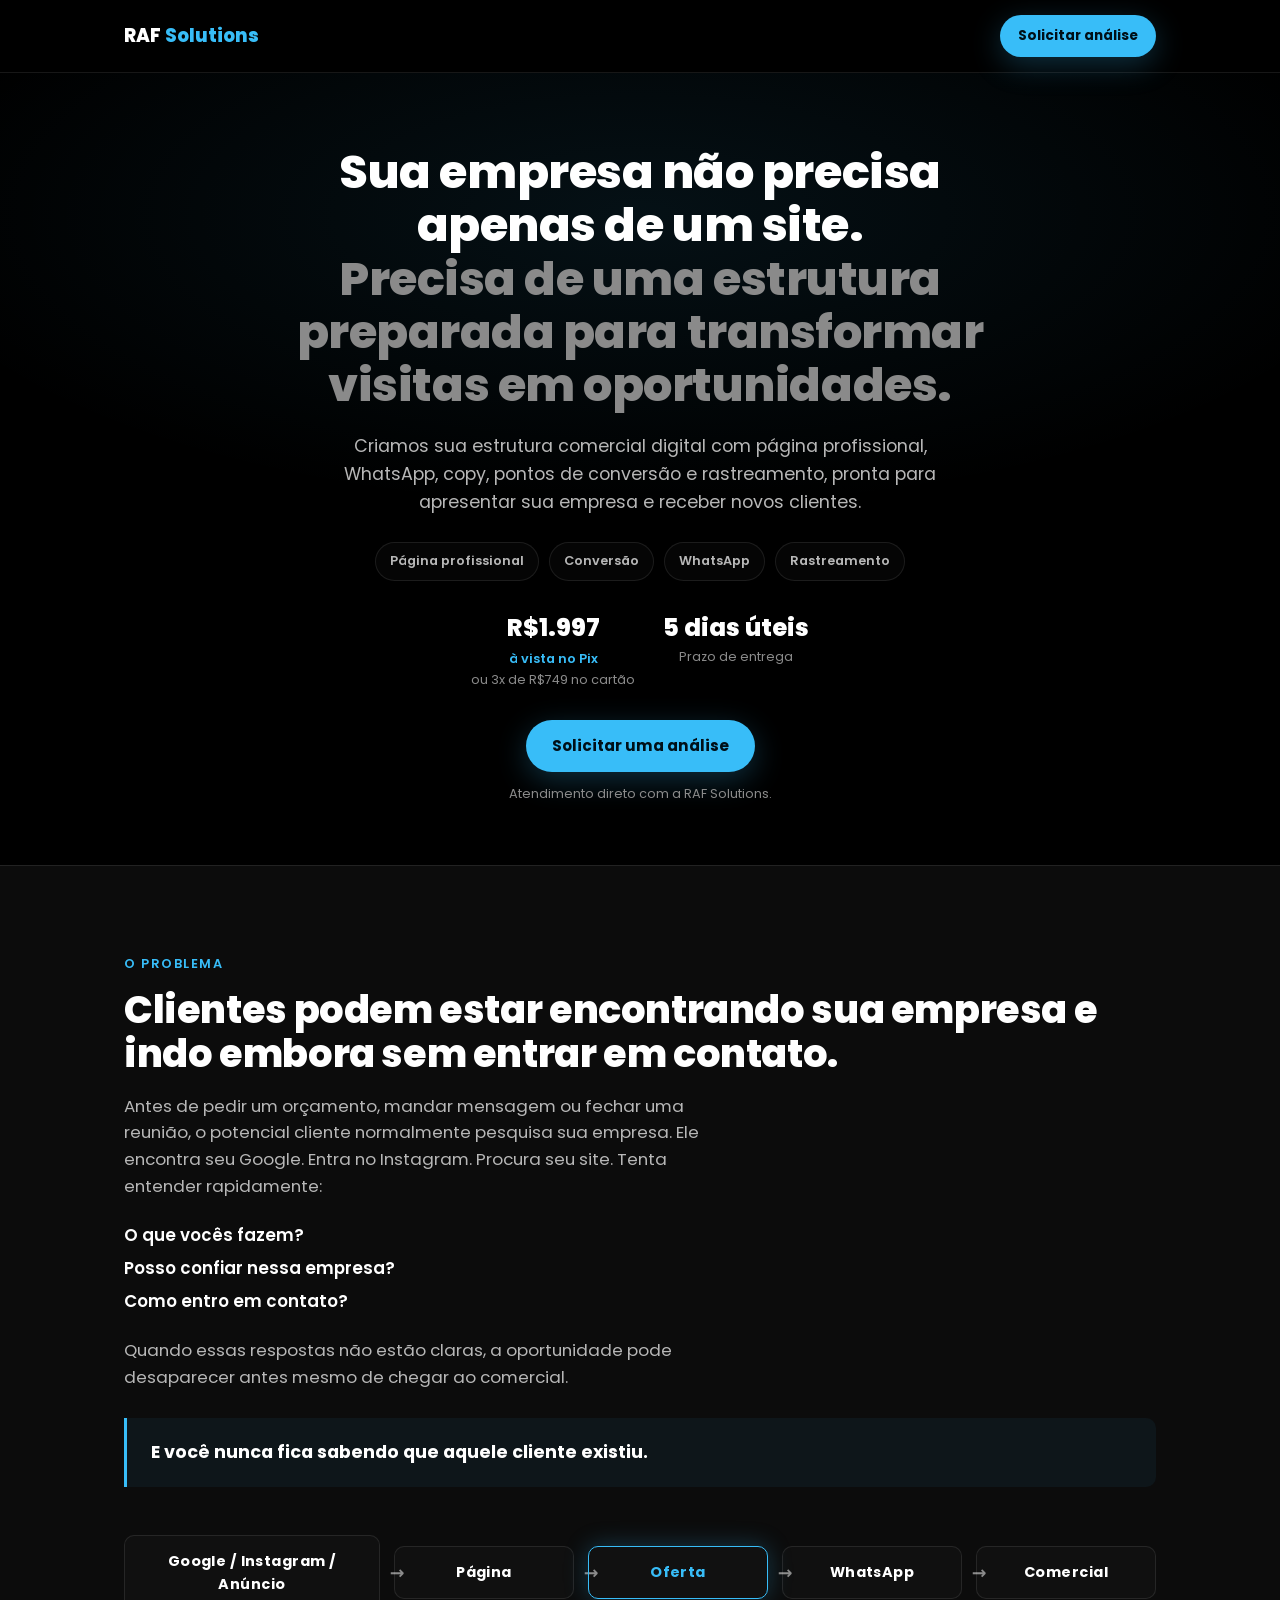
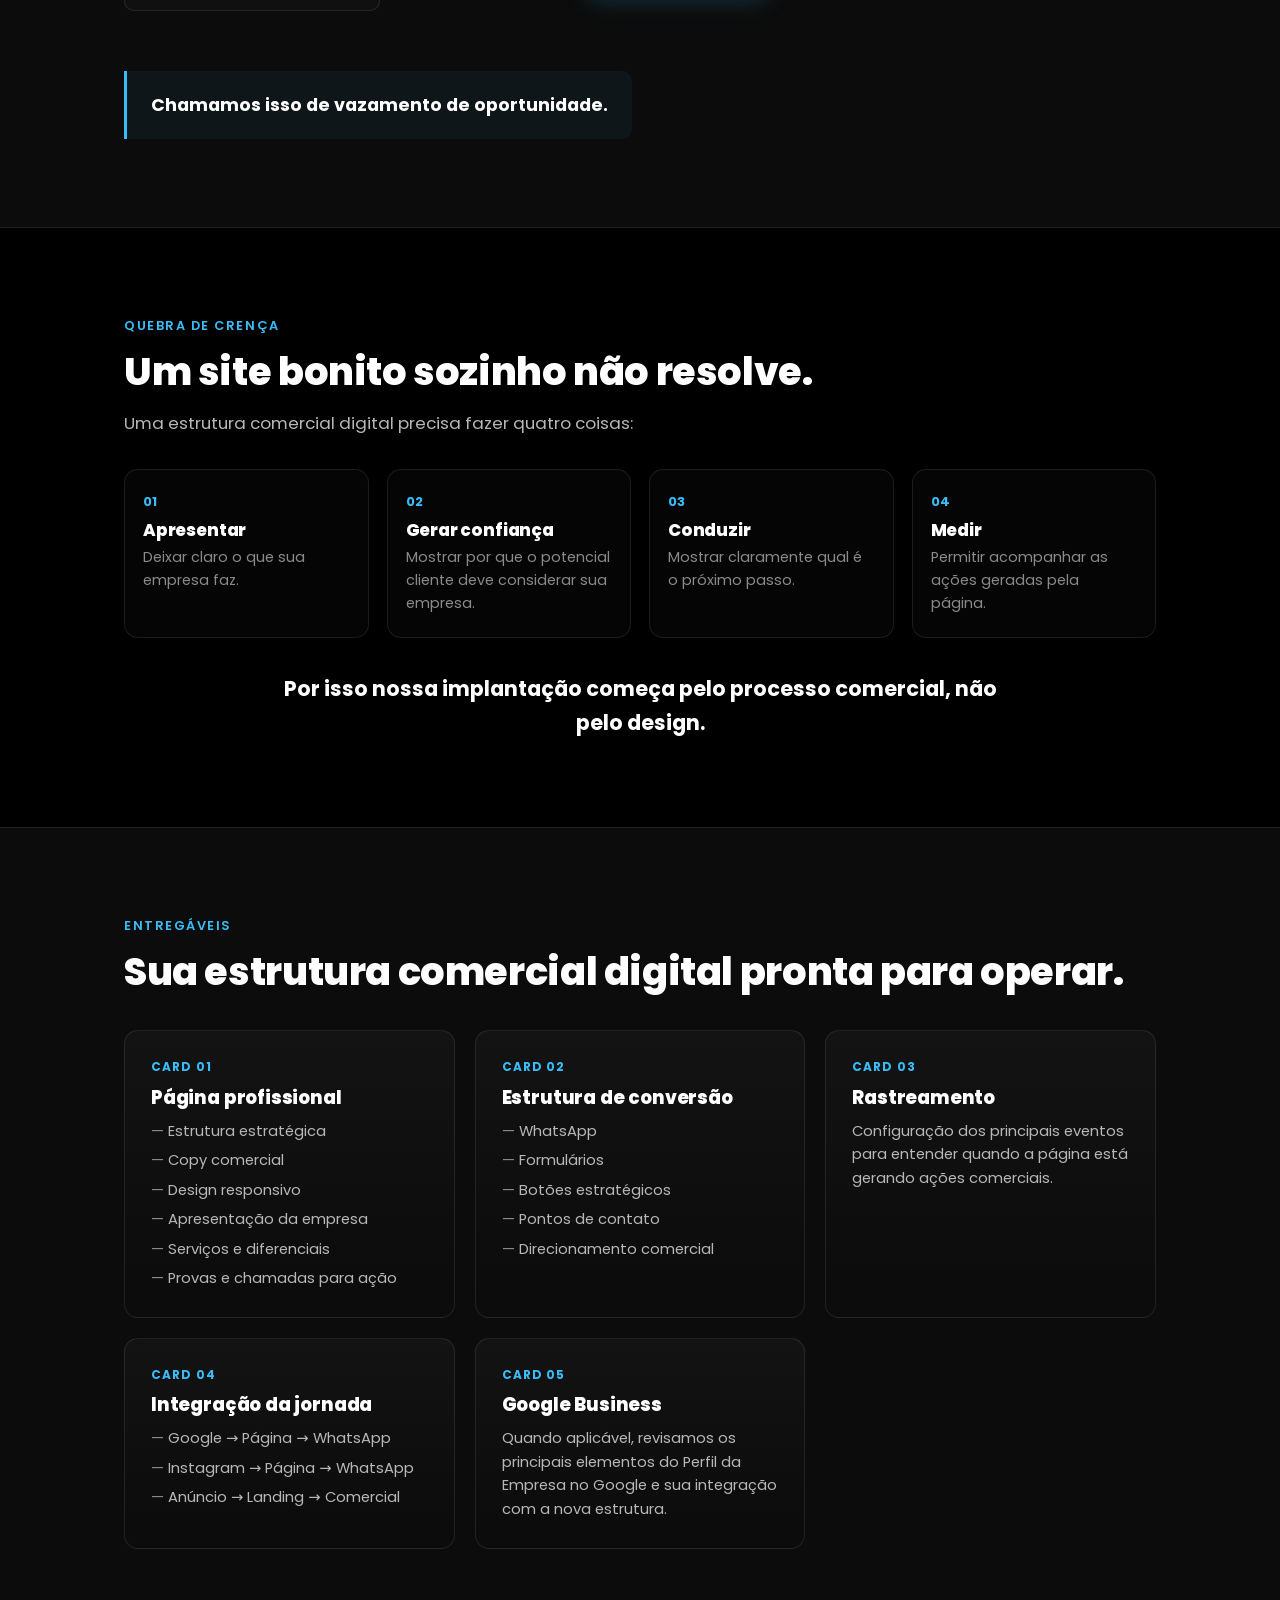
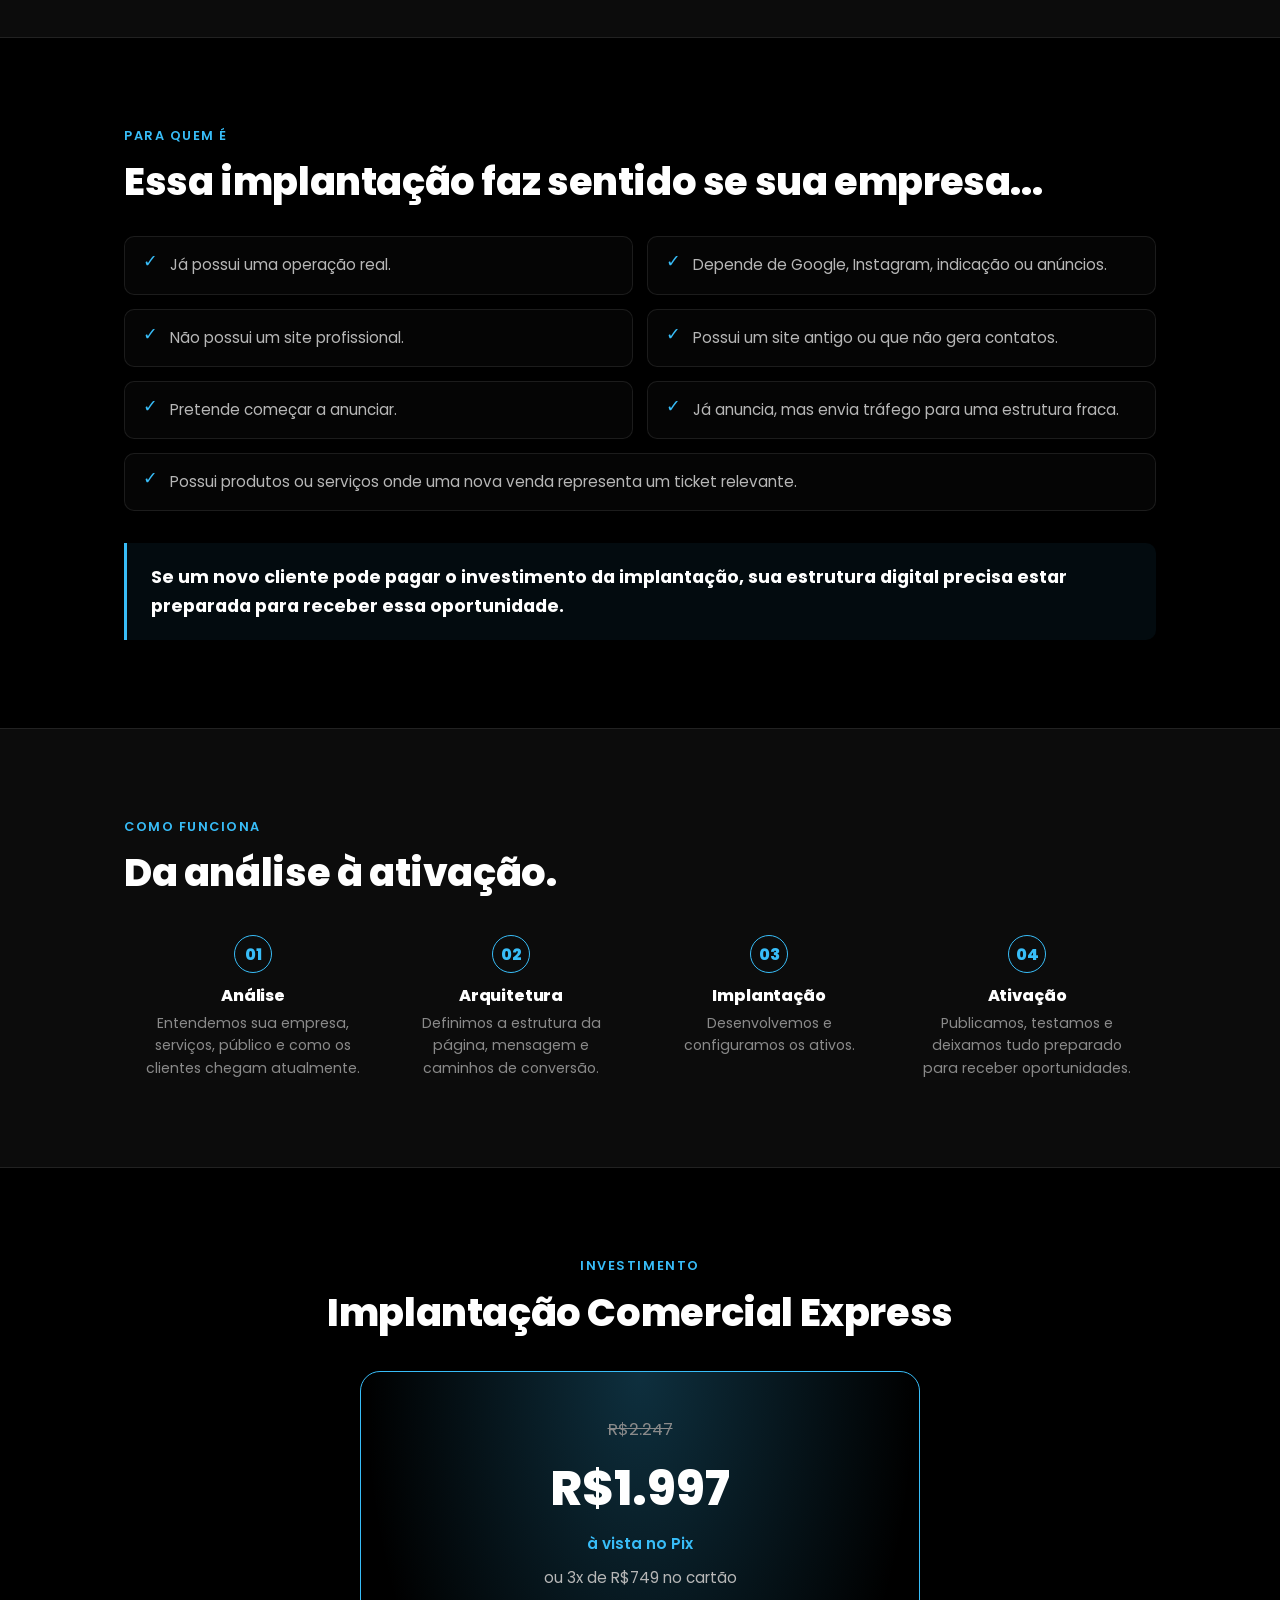
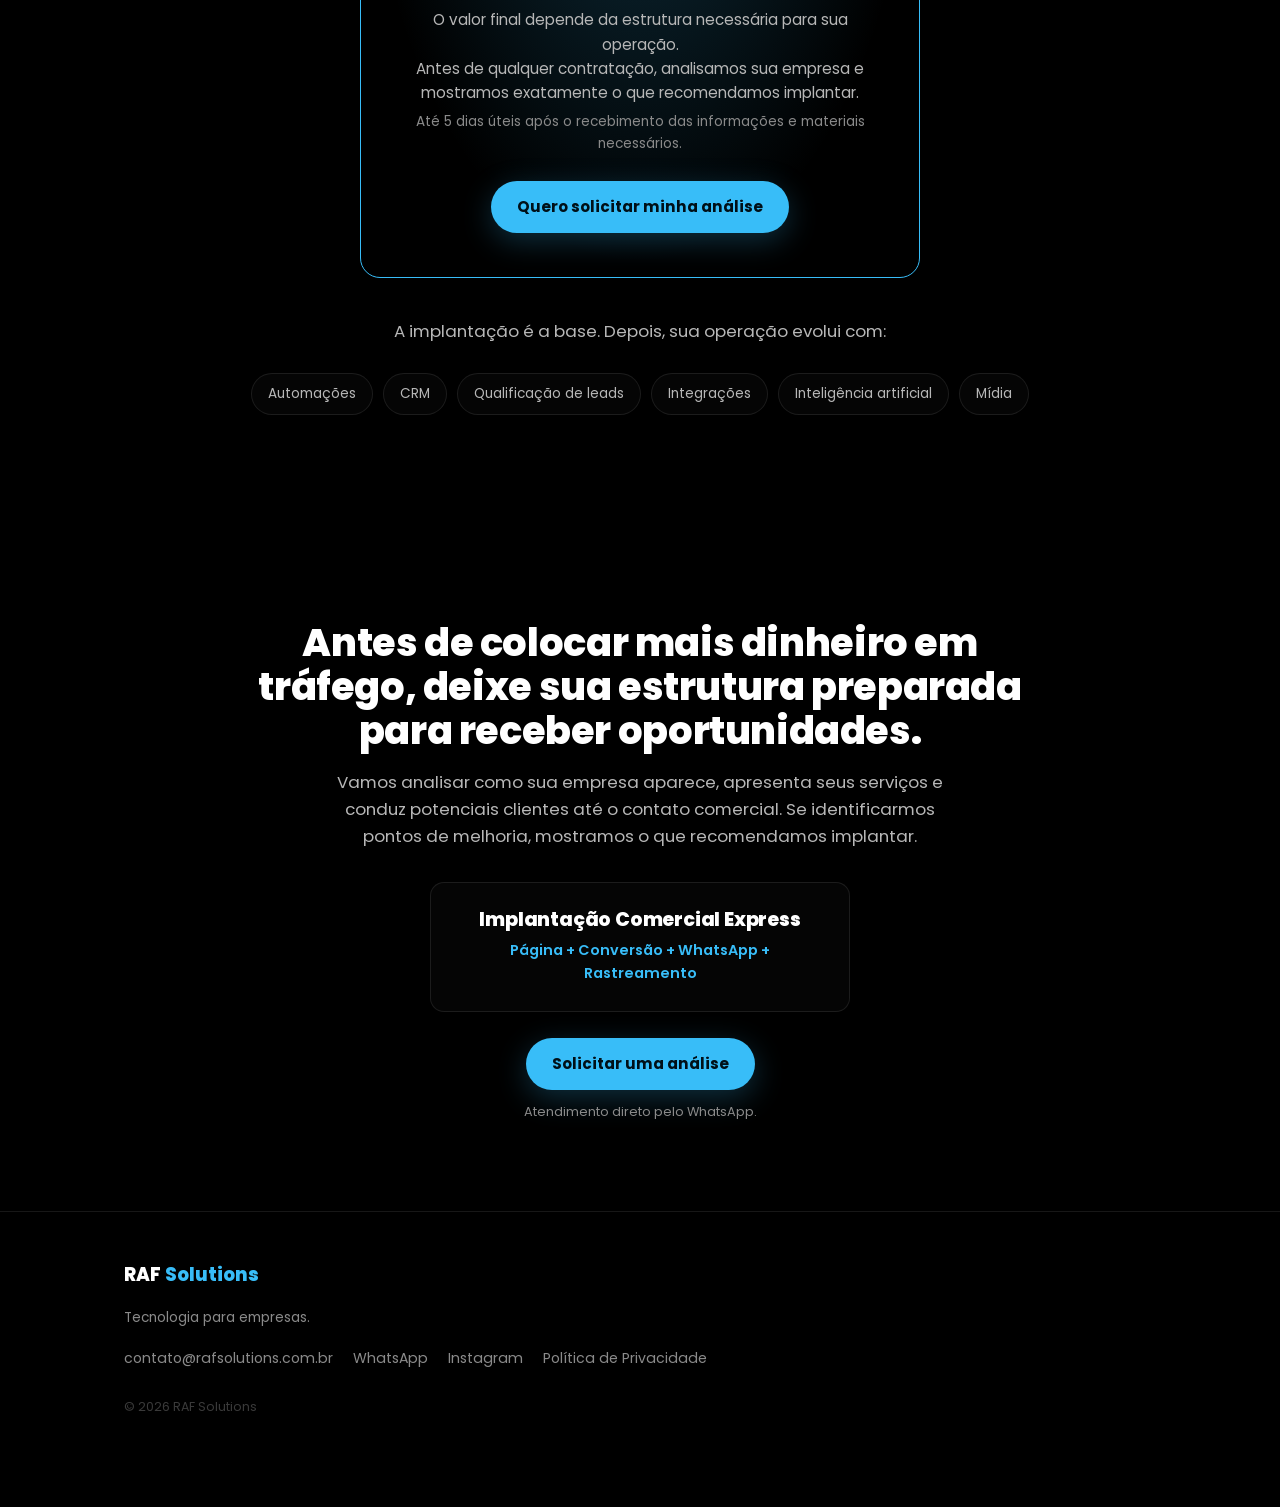
<file: landing-comercial-express/index.html>
<!DOCTYPE html>
<html lang="pt-BR">
<head>
<meta charset="UTF-8">
<meta name="viewport" content="width=device-width, initial-scale=1.0">

<!-- Google Tag Manager -->
<script>(function(w,d,s,l,i){w[l]=w[l]||[];w[l].push({'gtm.start':
new Date().getTime(),event:'gtm.js'});var f=d.getElementsByTagName(s)[0],
j=d.createElement(s),dl=l!='dataLayer'?'&l='+l:'';j.async=true;j.src=
'https://www.googletagmanager.com/gtm.js?id='+i+dl;f.parentNode.insertBefore(j,f);
})(window,document,'script','dataLayer','GTM-NTTNCF2M');</script>
<!-- End Google Tag Manager -->

<!-- Google tag (gtag.js) -->
<script async src="https://www.googletagmanager.com/gtag/js?id=AW-16946945855"></script>
<script>
  window.dataLayer = window.dataLayer || [];
  function gtag(){dataLayer.push(arguments);}
  gtag('js', new Date());
  gtag('config', 'AW-16946945855');
</script>

<!-- Event snippet for Contato conversion -->
<script>
  function gtag_report_conversion(url) {
    var callback = function () {
      if (typeof(url) != 'undefined') {
        window.location = url;
      }
    };
    gtag('event', 'conversion', {
        'send_to': 'AW-16946945855/K8UOCK7uhLwaEL--95A_',
        'event_callback': callback
    });
    return false;
  }
</script>

<title>Implantação Comercial Express | RAF Solutions</title>
<meta name="description" content="Estrutura comercial digital pronta em até 5 dias úteis: página profissional, WhatsApp, pontos de conversão e rastreamento. R$1.997 à vista no Pix ou 3x de R$749 no cartão.">
<meta name="robots" content="noindex, follow">
<link rel="preconnect" href="https://fonts.googleapis.com">
<link rel="preconnect" href="https://fonts.gstatic.com" crossorigin>
<link href="https://fonts.googleapis.com/css2?family=Poppins:wght@400;500;600;700;800&display=swap" rel="stylesheet">
<style>
  :root{
    --black:#000000;
    --grafite:#0c0c0c;
    --grafite-2:#131313;
    --white:#ffffff;
    --gray-300:#b7b7b7;
    --gray-500:#8a8a8a;
    --gray-700:#3a3a3a;
    --border:rgba(255,255,255,0.09);
    --cyan:#38bdf8;
    --cyan-dark:#0ea5e9;
    --cyan-glow:rgba(56,189,248,0.25);
    --radius:14px;
    --container:1080px;
  }
  *{box-sizing:border-box;margin:0;padding:0;}
  html{scroll-behavior:smooth;}
  body{
    background:var(--black);
    color:var(--white);
    font-family:'Poppins',system-ui,-apple-system,sans-serif;
    line-height:1.6;
    -webkit-font-smoothing:antialiased;
  }
  img{max-width:100%;display:block;}
  a{color:inherit;text-decoration:none;}
  ul{list-style:none;}
  .wrap{max-width:var(--container);margin:0 auto;padding:0 24px;}
  section{padding:88px 0;}
  section.alt{background:var(--grafite);border-top:1px solid var(--border);border-bottom:1px solid var(--border);}
  h1,h2,h3{font-weight:800;letter-spacing:-0.01em;line-height:1.15;}
  h2{font-size:clamp(1.7rem,4vw,2.4rem);margin-bottom:16px;}
  .eyebrow{color:var(--cyan);font-weight:600;font-size:0.8rem;letter-spacing:0.12em;text-transform:uppercase;margin-bottom:14px;display:block;}
  .lead{color:var(--gray-300);font-size:1.05rem;max-width:620px;}
  .center{text-align:center;margin-left:auto;margin-right:auto;}

  /* ---------- Header ---------- */
  header{
    position:sticky;top:0;z-index:50;
    background:rgba(0,0,0,0.85);
    backdrop-filter:blur(10px);
    border-bottom:1px solid var(--border);
  }
  header .wrap{display:flex;align-items:center;justify-content:space-between;height:72px;}
  .logo{font-weight:800;font-size:1.15rem;}
  .logo span{color:var(--cyan);}
  .btn{
    display:inline-flex;align-items:center;justify-content:center;gap:8px;
    font-family:inherit;font-weight:700;font-size:0.95rem;
    padding:14px 26px;border-radius:999px;border:none;cursor:pointer;
    background:var(--cyan);color:#001018;
    box-shadow:0 8px 30px var(--cyan-glow);
    transition:transform .15s ease, box-shadow .15s ease;
    white-space:nowrap;
  }
  .btn:hover{transform:translateY(-2px);box-shadow:0 12px 36px var(--cyan-glow);}
  .btn.small{padding:10px 18px;font-size:0.85rem;}
  .btn.ghost{background:transparent;color:var(--white);border:1px solid var(--border);box-shadow:none;}

  /* ---------- Hero ---------- */
  .hero{padding:72px 0 60px;position:relative;overflow:hidden;}
  .hero::before{
    content:"";position:absolute;inset:-20% -10% auto -10%;height:600px;
    background:radial-gradient(ellipse at center, var(--cyan-glow), transparent 70%);
    opacity:.35;pointer-events:none;
  }
  .hero-grid{max-width:760px;margin:0 auto;text-align:center;position:relative;}
  .hero h1{font-size:clamp(2rem,5vw,2.9rem);}
  .hero h1 .fade{color:var(--gray-500);}
  .hero .lead{margin:20px auto 26px;font-size:1.1rem;}
  .badges{display:flex;flex-wrap:wrap;justify-content:center;gap:10px;margin-bottom:28px;}
  .badge{
    font-size:0.8rem;font-weight:600;color:var(--gray-300);
    border:1px solid var(--border);padding:8px 14px;border-radius:999px;
    background:rgba(255,255,255,0.02);
  }
  .price-row{display:flex;flex-wrap:wrap;justify-content:center;gap:28px;margin-bottom:30px;}
  .price-row .item .num{font-size:1.5rem;font-weight:800;color:var(--white);}
  .price-row .item .num em{display:block;color:var(--cyan);font-style:normal;font-size:0.8rem;font-weight:600;margin-top:2px;}
  .price-row .item .label{font-size:0.8rem;color:var(--gray-500);}
  .micro{font-size:0.8rem;color:var(--gray-500);margin-top:12px;}

  /* ---------- Problema ---------- */
  .questions{margin:22px 0;display:flex;flex-direction:column;gap:6px;}
  .questions li{color:var(--white);font-weight:600;font-size:1.05rem;}
  .callout{
    margin-top:28px;padding:20px 24px;border-left:3px solid var(--cyan);
    background:rgba(56,189,248,0.06);border-radius:0 10px 10px 0;
    font-weight:700;font-size:1.1rem;
  }

  /* ---------- Fluxo (vazamento / oferta) ---------- */
  .flow{display:flex;flex-direction:column;gap:14px;margin:36px 0;align-items:center;}
  .flow-item{
    font-weight:700;font-size:0.9rem;letter-spacing:0.03em;text-align:center;
    padding:14px 18px;border:1px solid var(--border);border-radius:10px;
    background:rgba(255,255,255,0.02);min-width:180px;
    position:relative;
  }
  .flow-item.hot{border-color:var(--cyan);color:var(--cyan);box-shadow:0 0 24px var(--cyan-glow);}
  .flow-item:not(:last-child)::after{
    content:"↓";position:absolute;left:50%;bottom:-26px;transform:translateX(-50%);
    color:var(--gray-500);font-size:1.1rem;
  }
  @media (min-width:760px){
    .flow{flex-direction:row;align-items:center;}
    .flow-item:not(:last-child)::after{content:"→";left:auto;right:-26px;bottom:50%;transform:translateY(50%);}
  }

  /* ---------- Quebra de crença ---------- */
  .steps4{display:grid;grid-template-columns:repeat(4,1fr);gap:18px;margin:32px 0;}
  .steps4 .step{border:1px solid var(--border);border-radius:var(--radius);padding:22px 18px;background:rgba(255,255,255,0.02);}
  .steps4 .step .n{font-size:0.8rem;color:var(--cyan);font-weight:700;margin-bottom:8px;}
  .steps4 .step h3{font-size:1.05rem;margin-bottom:6px;}
  .steps4 .step p{color:var(--gray-500);font-size:0.9rem;}
  .final-phrase{
    margin-top:34px;text-align:center;font-size:1.3rem;font-weight:700;
    max-width:720px;margin-left:auto;margin-right:auto;
  }
  @media (max-width:860px){.steps4{grid-template-columns:1fr 1fr;}}
  @media (max-width:520px){.steps4{grid-template-columns:1fr;}}

  /* ---------- Cards de entrega ---------- */
  .cards5{display:grid;grid-template-columns:repeat(3,1fr);gap:20px;margin-top:36px;}
  .card{
    border:1px solid var(--border);border-radius:var(--radius);padding:26px;
    background:linear-gradient(180deg, rgba(255,255,255,0.03), rgba(255,255,255,0));
  }
  .card .tag{color:var(--cyan);font-size:0.75rem;font-weight:700;letter-spacing:0.08em;text-transform:uppercase;margin-bottom:10px;}
  .card h3{font-size:1.15rem;margin-bottom:12px;}
  .card ul{display:flex;flex-direction:column;gap:6px;color:var(--gray-300);font-size:0.92rem;}
  .card ul li::before{content:"— ";color:var(--gray-500);}
  .card p{color:var(--gray-300);font-size:0.92rem;}
  @media (max-width:860px){.cards5{grid-template-columns:1fr 1fr;}}
  @media (max-width:560px){.cards5{grid-template-columns:1fr;}}

  /* ---------- Checklist ---------- */
  .checklist{display:grid;grid-template-columns:1fr 1fr;gap:14px;margin:32px 0;}
  .check{
    display:flex;gap:12px;align-items:flex-start;
    border:1px solid var(--border);border-radius:10px;padding:16px 18px;
    background:rgba(255,255,255,0.02);
  }
  .check .mark{color:var(--cyan);font-weight:800;font-size:1.1rem;line-height:1;}
  .check span{color:var(--gray-300);font-size:0.95rem;}
  @media (max-width:700px){.checklist{grid-template-columns:1fr;}}

  /* ---------- Processo ---------- */
  .process{display:grid;grid-template-columns:repeat(4,1fr);gap:0;margin-top:40px;position:relative;}
  .process .p-item{position:relative;padding:0 16px;text-align:center;}
  .process .p-item .n{
    width:38px;height:38px;border-radius:50%;border:1px solid var(--cyan);color:var(--cyan);
    display:flex;align-items:center;justify-content:center;font-weight:800;margin:0 auto 14px;
  }
  .process .p-item h3{font-size:1rem;margin-bottom:6px;}
  .process .p-item p{font-size:0.88rem;color:var(--gray-500);}
  @media (max-width:860px){.process{grid-template-columns:1fr 1fr;row-gap:28px;}}
  @media (max-width:520px){.process{grid-template-columns:1fr;}}

  /* ---------- Investimento ---------- */
  .price-box{
    max-width:560px;margin:36px auto 0;text-align:center;
    border:1px solid var(--cyan);border-radius:20px;padding:44px 32px;
    background:radial-gradient(ellipse at top, var(--cyan-glow), transparent 70%);
  }
  .price-box .anchor{font-size:1.05rem;color:var(--gray-500);text-decoration:line-through;margin-bottom:8px;}
  .price-box .big{font-size:clamp(2.2rem,6vw,3rem);font-weight:800;color:var(--white);}
  .price-box .big em{color:var(--cyan);font-style:normal;}
  .price-box .pix-tag{display:block;font-size:0.95rem;font-weight:600;color:var(--cyan);margin-top:4px;}
  .price-box .alt-pay{color:var(--gray-300);font-size:0.95rem;margin-top:10px;}
  .price-box .note{color:var(--gray-300);margin:18px 0 6px;font-size:0.95rem;}
  .price-box .prazo{color:var(--gray-500);font-size:0.85rem;margin-bottom:26px;}

  /* ---------- Evolução ---------- */
  .evo-list{display:flex;flex-wrap:wrap;gap:10px;margin:28px 0 30px;}
  .evo-pill{
    border:1px solid var(--border);border-radius:999px;padding:9px 16px;
    font-size:0.85rem;color:var(--gray-300);background:rgba(255,255,255,0.02);
  }

  /* ---------- CTA final ---------- */
  .cta-final{text-align:center;}
  .cta-final h2{max-width:780px;margin-left:auto;margin-right:auto;}
  .offer-recap{
    margin:32px auto 0;max-width:420px;border:1px solid var(--border);border-radius:var(--radius);
    padding:26px;background:rgba(255,255,255,0.02);
  }
  .offer-recap h3{font-size:1.2rem;margin-bottom:8px;}
  .offer-recap .combo{color:var(--cyan);font-weight:600;font-size:0.9rem;}

  /* ---------- Footer ---------- */
  footer{border-top:1px solid var(--border);padding:48px 0 90px;}
  footer .wrap{display:flex;flex-direction:column;gap:18px;align-items:flex-start;}
  footer .flinks{display:flex;flex-wrap:wrap;gap:20px;font-size:0.88rem;color:var(--gray-500);}
  footer .flinks a:hover{color:var(--cyan);}
  footer .tagline{color:var(--gray-500);font-size:0.85rem;}
  footer .copy{color:var(--gray-700);font-size:0.78rem;margin-top:10px;}

  /* ---------- Floating WhatsApp (mobile) ---------- */
  .fab{
    position:fixed;right:18px;bottom:18px;z-index:60;
    display:flex;align-items:center;gap:8px;
    padding:14px 20px;border-radius:999px;
    background:var(--cyan);color:#001018;font-weight:700;font-size:0.9rem;
    box-shadow:0 10px 34px var(--cyan-glow);
  }
  .fab svg{width:18px;height:18px;}
  @media (min-width:860px){.fab{display:none;}}

  @media (max-width:600px){
    section{padding:56px 0;}
    .btn{width:100%;}
    header .btn{width:auto;padding:10px 18px;font-size:0.85rem;}
  }
</style>
</head>
<body>
<!-- Google Tag Manager (noscript) -->
<noscript><iframe src="https://www.googletagmanager.com/ns.html?id=GTM-NTTNCF2M"
height="0" width="0" style="display:none;visibility:hidden"></iframe></noscript>
<!-- End Google Tag Manager (noscript) -->

<header>
  <div class="wrap">
    <div class="logo">RAF <span>Solutions</span></div>
    <a class="btn small" href="#cta-topo" data-cta="header">Solicitar análise</a>
  </div>
</header>

<!-- 01 — HERO -->
<section class="hero">
  <div class="wrap hero-grid">
    <h1>Sua empresa não precisa apenas de um site.<br>
      <span class="fade">Precisa de uma estrutura preparada para transformar visitas em oportunidades.</span>
    </h1>
    <p class="lead">Criamos sua estrutura comercial digital com página profissional, WhatsApp, copy, pontos de conversão e rastreamento, pronta para apresentar sua empresa e receber novos clientes.</p>

    <div class="badges">
      <span class="badge">Página profissional</span>
      <span class="badge">Conversão</span>
      <span class="badge">WhatsApp</span>
      <span class="badge">Rastreamento</span>
    </div>

    <div class="price-row">
      <div class="item">
        <div class="num">R$1.997 <em>à vista no Pix</em></div>
        <div class="label">ou 3x de R$749 no cartão</div>
      </div>
      <div class="item">
        <div class="num">5 dias úteis</div>
        <div class="label">Prazo de entrega</div>
      </div>
    </div>

    <a class="btn" id="cta-topo" href="#" data-cta="hero">Solicitar uma análise</a>
    <p class="micro">Atendimento direto com a RAF Solutions.</p>
  </div>
</section>

<!-- 02 — O PROBLEMA + O VAZAMENTO -->
<section class="alt">
  <div class="wrap">
    <span class="eyebrow">O problema</span>
    <h2>Clientes podem estar encontrando sua empresa e indo embora sem entrar em contato.</h2>
    <p class="lead">Antes de pedir um orçamento, mandar mensagem ou fechar uma reunião, o potencial cliente normalmente pesquisa sua empresa. Ele encontra seu Google. Entra no Instagram. Procura seu site. Tenta entender rapidamente:</p>
    <ul class="questions">
      <li>O que vocês fazem?</li>
      <li>Posso confiar nessa empresa?</li>
      <li>Como entro em contato?</li>
    </ul>
    <p class="lead">Quando essas respostas não estão claras, a oportunidade pode desaparecer antes mesmo de chegar ao comercial.</p>
    <div class="callout">E você nunca fica sabendo que aquele cliente existiu.</div>

    <div class="flow" style="margin-top:48px;">
      <div class="flow-item">Google / Instagram / Anúncio</div>
      <div class="flow-item">Página</div>
      <div class="flow-item hot">Oferta</div>
      <div class="flow-item">WhatsApp</div>
      <div class="flow-item">Comercial</div>
    </div>
    <div class="callout" style="display:inline-block;margin-top:24px;">Chamamos isso de vazamento de oportunidade.</div>
  </div>
</section>

<!-- 04 — QUEBRA DE CRENÇA -->
<section>
  <div class="wrap">
    <span class="eyebrow">Quebra de crença</span>
    <h2>Um site bonito sozinho não resolve.</h2>
    <p class="lead">Uma estrutura comercial digital precisa fazer quatro coisas:</p>
    <div class="steps4">
      <div class="step"><div class="n">01</div><h3>Apresentar</h3><p>Deixar claro o que sua empresa faz.</p></div>
      <div class="step"><div class="n">02</div><h3>Gerar confiança</h3><p>Mostrar por que o potencial cliente deve considerar sua empresa.</p></div>
      <div class="step"><div class="n">03</div><h3>Conduzir</h3><p>Mostrar claramente qual é o próximo passo.</p></div>
      <div class="step"><div class="n">04</div><h3>Medir</h3><p>Permitir acompanhar as ações geradas pela página.</p></div>
    </div>
    <p class="final-phrase">Por isso nossa implantação começa pelo processo comercial, não pelo design.</p>
  </div>
</section>

<!-- 06 — O QUE ENTREGAMOS -->
<section class="alt">
  <div class="wrap">
    <span class="eyebrow">Entregáveis</span>
    <h2>Sua estrutura comercial digital pronta para operar.</h2>
    <div class="cards5">
      <div class="card">
        <div class="tag">Card 01</div>
        <h3>Página profissional</h3>
        <ul>
          <li>Estrutura estratégica</li>
          <li>Copy comercial</li>
          <li>Design responsivo</li>
          <li>Apresentação da empresa</li>
          <li>Serviços e diferenciais</li>
          <li>Provas e chamadas para ação</li>
        </ul>
      </div>
      <div class="card">
        <div class="tag">Card 02</div>
        <h3>Estrutura de conversão</h3>
        <ul>
          <li>WhatsApp</li>
          <li>Formulários</li>
          <li>Botões estratégicos</li>
          <li>Pontos de contato</li>
          <li>Direcionamento comercial</li>
        </ul>
      </div>
      <div class="card">
        <div class="tag">Card 03</div>
        <h3>Rastreamento</h3>
        <p>Configuração dos principais eventos para entender quando a página está gerando ações comerciais.</p>
      </div>
      <div class="card">
        <div class="tag">Card 04</div>
        <h3>Integração da jornada</h3>
        <ul>
          <li>Google → Página → WhatsApp</li>
          <li>Instagram → Página → WhatsApp</li>
          <li>Anúncio → Landing → Comercial</li>
        </ul>
      </div>
      <div class="card">
        <div class="tag">Card 05</div>
        <h3>Google Business</h3>
        <p>Quando aplicável, revisamos os principais elementos do Perfil da Empresa no Google e sua integração com a nova estrutura.</p>
      </div>
    </div>
  </div>
</section>

<!-- 07 — PARA QUEM É -->
<section>
  <div class="wrap">
    <span class="eyebrow">Para quem é</span>
    <h2>Essa implantação faz sentido se sua empresa...</h2>
    <div class="checklist">
      <div class="check"><span class="mark">✓</span><span>Já possui uma operação real.</span></div>
      <div class="check"><span class="mark">✓</span><span>Depende de Google, Instagram, indicação ou anúncios.</span></div>
      <div class="check"><span class="mark">✓</span><span>Não possui um site profissional.</span></div>
      <div class="check"><span class="mark">✓</span><span>Possui um site antigo ou que não gera contatos.</span></div>
      <div class="check"><span class="mark">✓</span><span>Pretende começar a anunciar.</span></div>
      <div class="check"><span class="mark">✓</span><span>Já anuncia, mas envia tráfego para uma estrutura fraca.</span></div>
      <div class="check" style="grid-column:1/-1;"><span class="mark">✓</span><span>Possui produtos ou serviços onde uma nova venda representa um ticket relevante.</span></div>
    </div>
    <div class="callout">Se um novo cliente pode pagar o investimento da implantação, sua estrutura digital precisa estar preparada para receber essa oportunidade.</div>
  </div>
</section>

<!-- 08 — COMO FUNCIONA -->
<section class="alt">
  <div class="wrap">
    <span class="eyebrow">Como funciona</span>
    <h2>Da análise à ativação.</h2>
    <div class="process">
      <div class="p-item"><div class="n">01</div><h3>Análise</h3><p>Entendemos sua empresa, serviços, público e como os clientes chegam atualmente.</p></div>
      <div class="p-item"><div class="n">02</div><h3>Arquitetura</h3><p>Definimos a estrutura da página, mensagem e caminhos de conversão.</p></div>
      <div class="p-item"><div class="n">03</div><h3>Implantação</h3><p>Desenvolvemos e configuramos os ativos.</p></div>
      <div class="p-item"><div class="n">04</div><h3>Ativação</h3><p>Publicamos, testamos e deixamos tudo preparado para receber oportunidades.</p></div>
    </div>
  </div>
</section>

<!-- 09 — INVESTIMENTO -->
<section>
  <div class="wrap center">
    <span class="eyebrow">Investimento</span>
    <h2>Implantação Comercial Express</h2>
    <div class="price-box">
      <div class="anchor">R$2.247</div>
      <div class="big">R$1.997<span class="pix-tag">à vista no Pix</span></div>
      <div class="alt-pay">ou 3x de R$749 no cartão</div>
      <p class="note">O valor final depende da estrutura necessária para sua operação.<br>Antes de qualquer contratação, analisamos sua empresa e mostramos exatamente o que recomendamos implantar.</p>
      <p class="prazo">Até 5 dias úteis após o recebimento das informações e materiais necessários.</p>
      <a class="btn" href="#" data-cta="investimento">Quero solicitar minha análise</a>
    </div>

    <p class="lead center" style="margin-top:40px;">A implantação é a base. Depois, sua operação evolui com:</p>
    <div class="evo-list" style="justify-content:center;">
      <span class="evo-pill">Automações</span>
      <span class="evo-pill">CRM</span>
      <span class="evo-pill">Qualificação de leads</span>
      <span class="evo-pill">Integrações</span>
      <span class="evo-pill">Inteligência artificial</span>
      <span class="evo-pill">Mídia</span>
    </div>
  </div>
</section>

<!-- 11 — CTA FINAL -->
<section class="cta-final">
  <div class="wrap">
    <h2>Antes de colocar mais dinheiro em tráfego, deixe sua estrutura preparada para receber oportunidades.</h2>
    <p class="lead center">Vamos analisar como sua empresa aparece, apresenta seus serviços e conduz potenciais clientes até o contato comercial. Se identificarmos pontos de melhoria, mostramos o que recomendamos implantar.</p>
    <div class="offer-recap">
      <h3>Implantação Comercial Express</h3>
      <p class="combo">Página + Conversão + WhatsApp + Rastreamento</p>
    </div>
    <br>
    <a class="btn" href="#" data-cta="final">Solicitar uma análise</a>
    <p class="micro">Atendimento direto pelo WhatsApp.</p>
  </div>
</section>

<footer>
  <div class="wrap">
    <div class="logo">RAF <span>Solutions</span></div>
    <p class="tagline">Tecnologia para empresas.</p>
    <div class="flinks">
      <a href="mailto:contato@rafsolutions.com.br">contato@rafsolutions.com.br</a>
      <a href="#" data-cta="footer">WhatsApp</a>
      <a href="https://instagram.com/raf.solution" target="_blank" rel="noopener">Instagram</a>
      <a href="/privacidade">Política de Privacidade</a>
    </div>
    <p class="copy">© 2026 RAF Solutions</p>
  </div>
</footer>

<a class="fab" href="#" data-cta="fab" aria-label="Falar no WhatsApp">
  <svg viewBox="0 0 24 24" fill="currentColor"><path d="M12.04 2C6.58 2 2.13 6.45 2.13 11.91c0 1.75.46 3.46 1.32 4.96L2 22l5.25-1.38a9.9 9.9 0 0 0 4.79 1.22h.01c5.46 0 9.9-4.45 9.9-9.91 0-2.65-1.03-5.14-2.9-7.01A9.84 9.84 0 0 0 12.04 2Z"/></svg>
  Falar agora
</a>

<script>
(function(){
  'use strict';
  var WHATSAPP_NUMBER = '5548999419050';

  var params = new URLSearchParams(window.location.search);
  var origem = params.get('origem') || params.get('utm_source') || 'direto';

  var MESSAGE = 'Olá! Vim pela página da Implantação Comercial Express e quero solicitar uma análise da minha estrutura digital. [origem: ' + origem + ']';
  var link = 'https://wa.me/' + WHATSAPP_NUMBER + '?text=' + encodeURIComponent(MESSAGE);

  window.dataLayer = window.dataLayer || [];

  document.querySelectorAll('[data-cta]').forEach(function(el){
    el.setAttribute('href', link);
    el.setAttribute('target', '_blank');
    el.setAttribute('rel', 'noopener');
    el.addEventListener('click', function(){
      window.dataLayer.push({ event: 'whatsapp_click', origem: origem, cta: el.getAttribute('data-cta') });
      if (typeof gtag_report_conversion === 'function') gtag_report_conversion();
    });
  });
})();
</script>

</body>
</html>
</file>
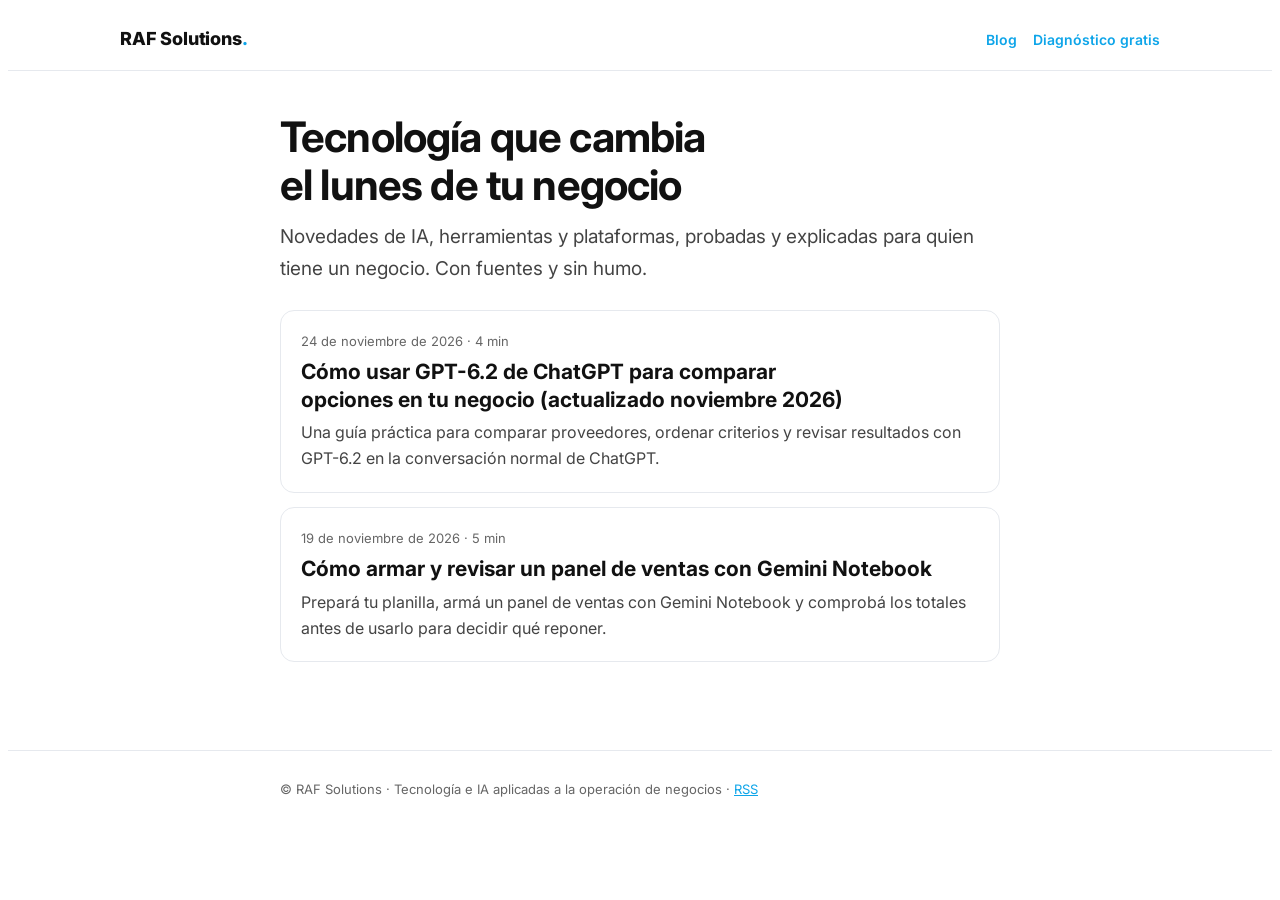
<file: es/blog/index.html>
<!doctype html>
<html lang="es">
<head>
<meta charset="utf-8">
<meta name="viewport" content="width=device-width, initial-scale=1, viewport-fit=cover">
<title>Blog | RAF Solutions</title>
<meta name="description" content="Novedades de tecnología e IA explicadas para el día a día de un negocio: qué cambia, cómo usarlo y cuándo no vale la pena.">
<link rel="canonical" href="https://www.rafsolutions.com.br/es/blog">
<link rel="alternate" hreflang="es" href="https://www.rafsolutions.com.br/es/blog">
<link rel="alternate" type="application/rss+xml" title="Blog de RAF Solutions" href="https://www.rafsolutions.com.br/es/blog/feed.xml">
<meta property="og:type" content="article">
<meta property="og:title" content="Blog | RAF Solutions">
<meta property="og:description" content="Novedades de tecnología e IA explicadas para el día a día de un negocio: qué cambia, cómo usarlo y cuándo no vale la pena.">
<meta property="og:url" content="https://www.rafsolutions.com.br/es/blog">
<meta property="og:image" content="https://www.rafsolutions.com.br/assets/images/og-image.jpg">
<meta name="twitter:card" content="summary_large_image">
<link rel="icon" href="/favicon.svg" type="image/svg+xml">
<link rel="preconnect" href="https://fonts.googleapis.com">
<link rel="preconnect" href="https://fonts.gstatic.com" crossorigin>
<link rel="stylesheet" href="https://fonts.googleapis.com/css2?family=Inter:wght@400;500;600;700;800&display=swap">
<link rel="stylesheet" href="/css/tokens.css">
<link rel="stylesheet" href="/css/blog.css">
<script src="/js/analytics.js" defer></script>
</head>
<body class="blog">
<header class="b-top"><div class="b-wrap"><a class="b-logo" href="/">RAF Solutions<span>.</span></a><nav><a href="/es/blog">Blog</a><a href="https://analise.rafsolutions.com.br/es/diagnostico?utm_source=blog&amp;utm_medium=menu">Diagnóstico gratis</a></nav></div></header>
<main class="b-wrap">
<h1 class="b-h1">Tecnología que cambia el lunes de tu negocio</h1>
<p class="b-lead">Novedades de IA, herramientas y plataformas, probadas y explicadas para quien tiene un negocio. Con fuentes y sin humo.</p>
<ul class="b-list"><li><a class="b-card" href="/es/blog/usar-gpt-62-chatgpt-negocio-noviembre-2026"><small>24 de noviembre de 2026 · 4 min</small><h2>Cómo usar GPT-6.2 de ChatGPT para comparar opciones en tu negocio (actualizado noviembre 2026)</h2><p>Una guía práctica para comparar proveedores, ordenar criterios y revisar resultados con GPT-6.2 en la conversación normal de ChatGPT.</p></a></li><li><a class="b-card" href="/es/blog/como-armar-un-panel-de-ventas-con-gemini-notebook"><small>19 de noviembre de 2026 · 5 min</small><h2>Cómo armar y revisar un panel de ventas con Gemini Notebook</h2><p>Prepará tu planilla, armá un panel de ventas con Gemini Notebook y comprobá los totales antes de usarlo para decidir qué reponer.</p></a></li></ul>
</main>
<footer class="b-foot"><div class="b-wrap">© RAF Solutions · Tecnología e IA aplicadas a la operación de negocios · <a href="/es/blog/feed.xml">RSS</a></div></footer>
</body>
</html>
</file>
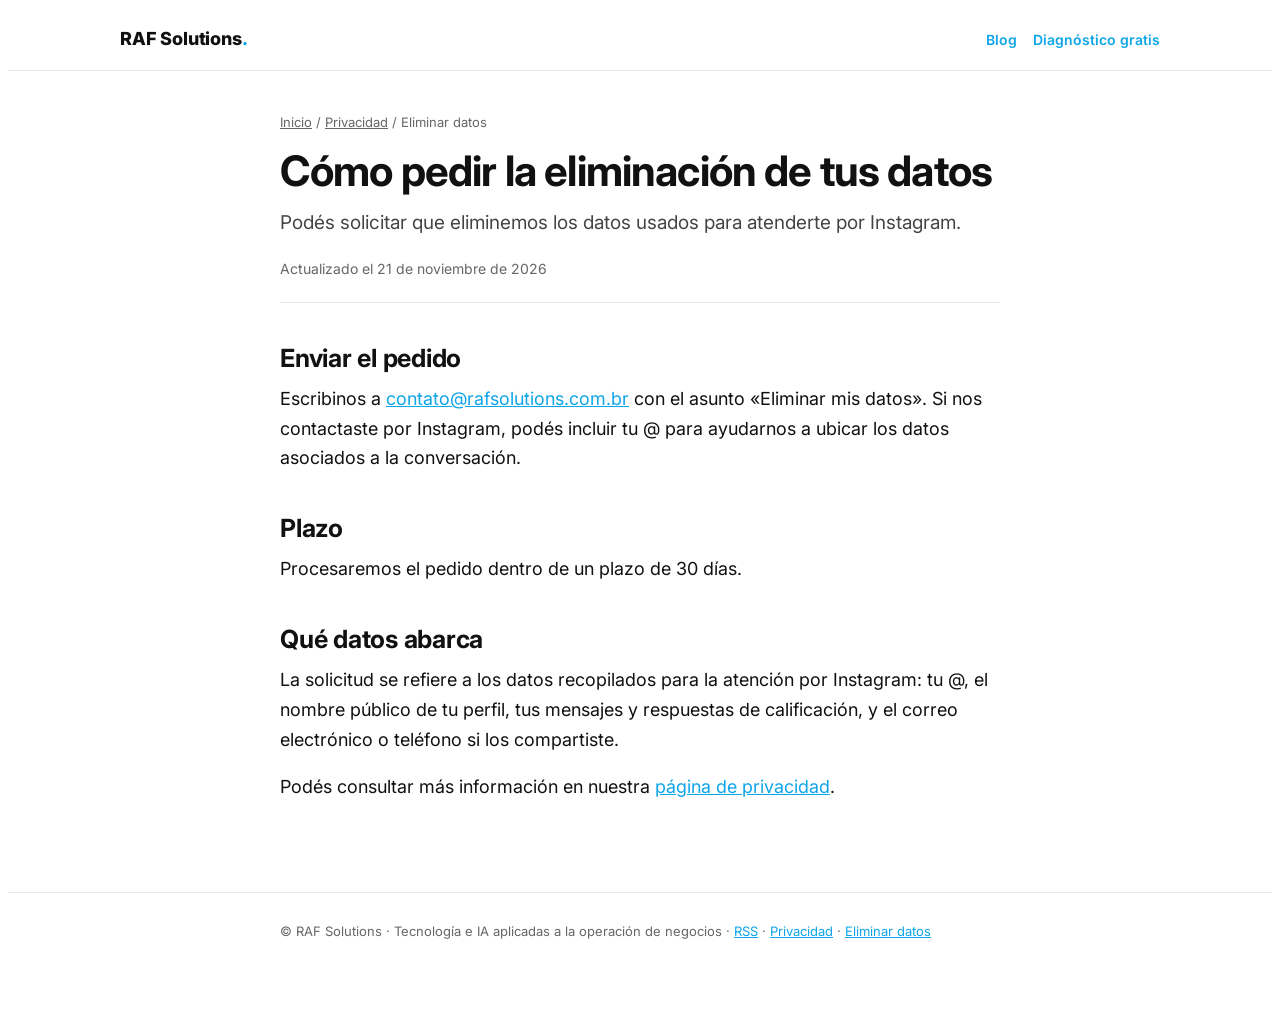
<file: es/eliminar-datos/index.html>
<!doctype html>
<html lang="es">
<head>
<meta charset="utf-8">
<meta name="viewport" content="width=device-width, initial-scale=1, viewport-fit=cover">
<title>Eliminar tus datos | RAF Solutions</title>
<meta name="description" content="Cómo pedir la eliminación de los datos usados por RAF Solutions para la atención por Instagram.">
<link rel="canonical" href="https://www.rafsolutions.com.br/es/eliminar-datos">
<link rel="alternate" hreflang="es" href="https://www.rafsolutions.com.br/es/eliminar-datos">
<meta property="og:type" content="website">
<meta property="og:title" content="Eliminar tus datos | RAF Solutions">
<meta property="og:description" content="Pedí por correo la eliminación de los datos usados para la atención por Instagram.">
<meta property="og:url" content="https://www.rafsolutions.com.br/es/eliminar-datos">
<meta property="og:image" content="https://www.rafsolutions.com.br/assets/images/og-image.jpg">
<meta name="twitter:card" content="summary_large_image">
<link rel="icon" href="/favicon.svg" type="image/svg+xml">
<link rel="preconnect" href="https://fonts.googleapis.com">
<link rel="preconnect" href="https://fonts.gstatic.com" crossorigin>
<link rel="stylesheet" href="https://fonts.googleapis.com/css2?family=Inter:wght@400;500;600;700;800&display=swap">
<link rel="stylesheet" href="/css/tokens.css">
<link rel="stylesheet" href="/css/blog.css">
<script src="/js/analytics.js" defer></script>
</head>
<body class="blog">
<header class="b-top"><div class="b-wrap"><a class="b-logo" href="/">RAF Solutions<span>.</span></a><nav><a href="/es/blog">Blog</a><a href="https://analise.rafsolutions.com.br/es/diagnostico?utm_source=eliminar-datos&amp;utm_medium=menu">Diagnóstico gratis</a></nav></div></header>
<main class="b-wrap">
<p class="b-crumb"><a href="/">Inicio</a> / <a href="/es/privacidad">Privacidad</a> / Eliminar datos</p>
<article>
<h1 class="b-h1">Cómo pedir la eliminación de tus datos</h1>
<p class="b-lead">Podés solicitar que eliminemos los datos usados para atenderte por Instagram.</p>
<p class="b-meta"><time datetime="2026-11-21">Actualizado el 21 de noviembre de 2026</time></p>
<div class="b-body">
<h2>Enviar el pedido</h2>
<p>Escribinos a <a href="mailto:contato@rafsolutions.com.br?subject=Eliminar%20mis%20datos">contato@rafsolutions.com.br</a> con el asunto «Eliminar mis datos». Si nos contactaste por Instagram, podés incluir tu @ para ayudarnos a ubicar los datos asociados a la conversación.</p>
<h2>Plazo</h2>
<p>Procesaremos el pedido dentro de un plazo de 30 días.</p>
<h2>Qué datos abarca</h2>
<p>La solicitud se refiere a los datos recopilados para la atención por Instagram: tu @, el nombre público de tu perfil, tus mensajes y respuestas de calificación, y el correo electrónico o teléfono si los compartiste.</p>
<p>Podés consultar más información en nuestra <a href="/es/privacidad">página de privacidad</a>.</p>
</div>
</article>
</main>
<footer class="b-foot"><div class="b-wrap">© RAF Solutions · Tecnología e IA aplicadas a la operación de negocios · <a href="/es/blog/feed.xml">RSS</a> · <a href="/es/privacidad">Privacidad</a> · <a href="/es/eliminar-datos">Eliminar datos</a></div></footer>
</body>
</html>
</file>
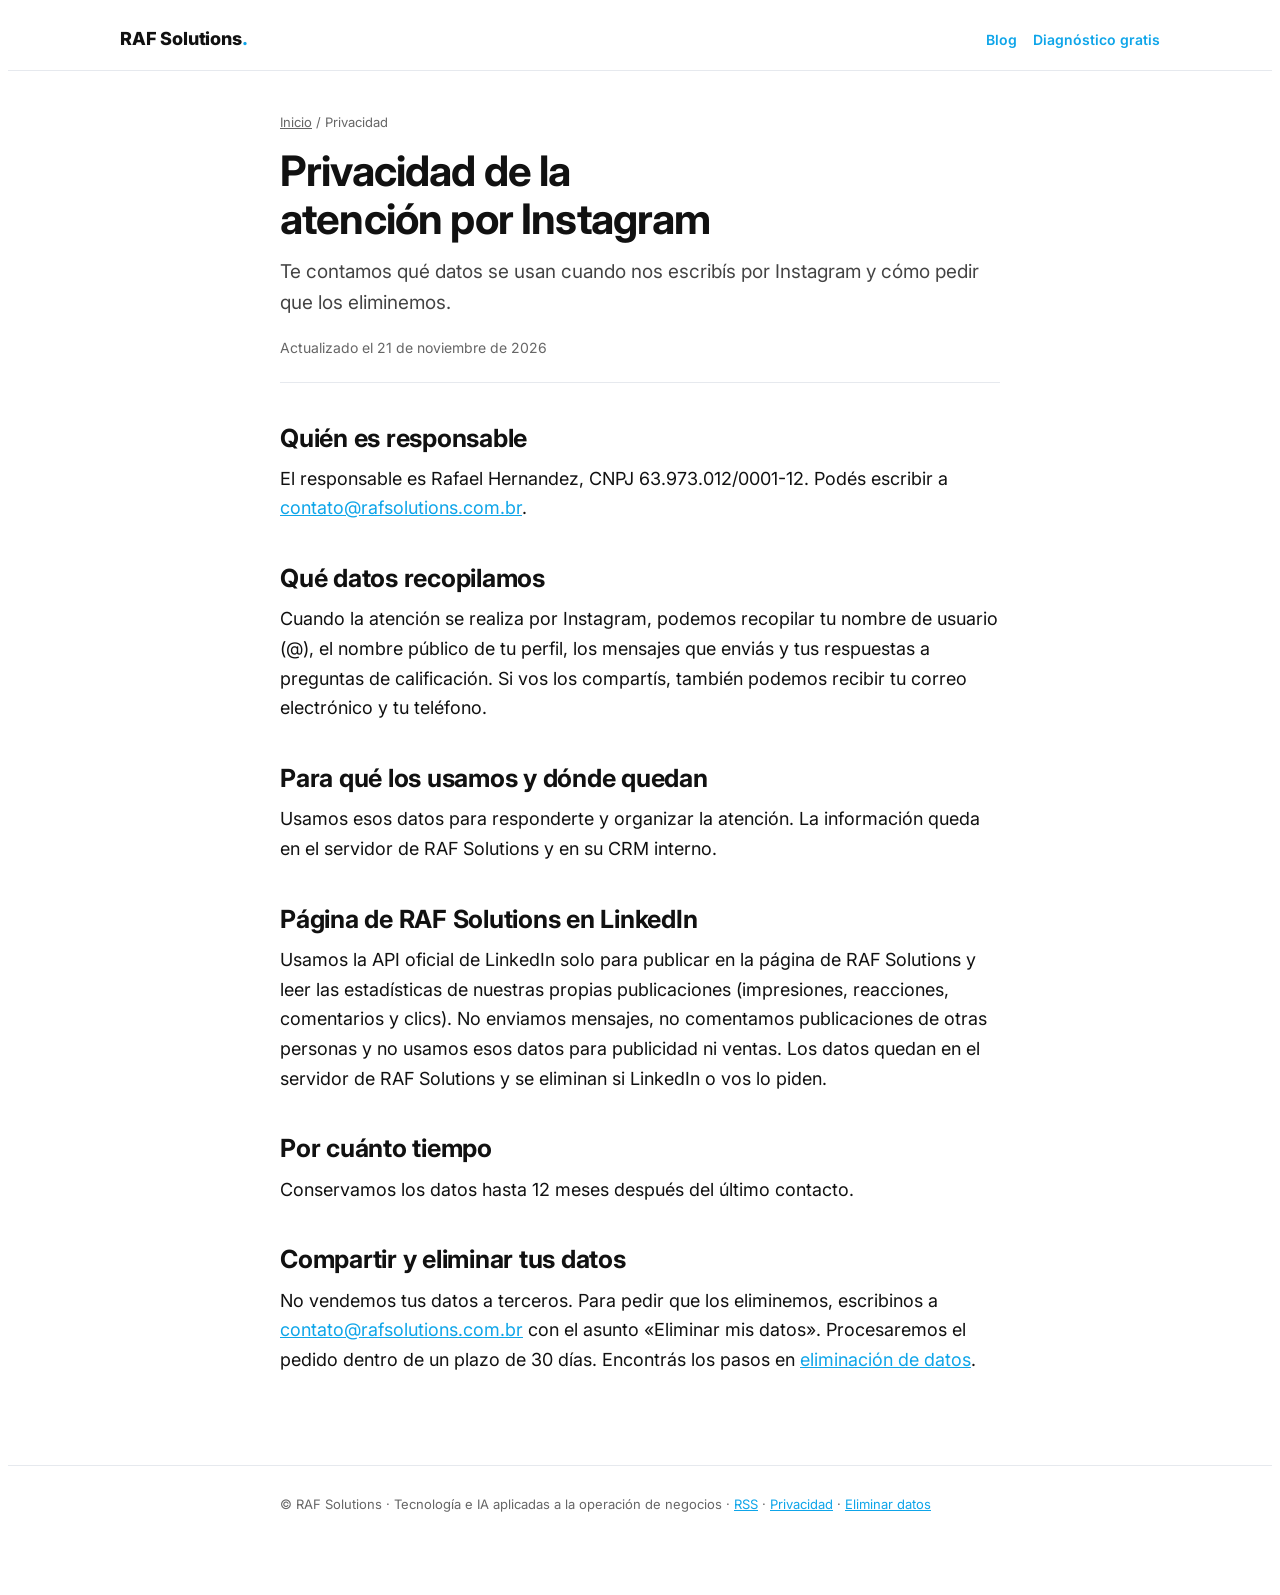
<file: es/privacidad/index.html>
<!doctype html>
<html lang="es">
<head>
<meta charset="utf-8">
<meta name="viewport" content="width=device-width, initial-scale=1, viewport-fit=cover">
<title>Privacidad de la atención por Instagram | RAF Solutions</title>
<meta name="description" content="Qué datos recopila RAF Solutions cuando te atiende por Instagram, para qué los usa y cómo solicitar su eliminación.">
<link rel="canonical" href="https://www.rafsolutions.com.br/es/privacidad">
<link rel="alternate" hreflang="es" href="https://www.rafsolutions.com.br/es/privacidad">
<meta property="og:type" content="website">
<meta property="og:title" content="Privacidad de la atención por Instagram | RAF Solutions">
<meta property="og:description" content="Información sobre los datos que se usan para responder y organizar la atención por Instagram.">
<meta property="og:url" content="https://www.rafsolutions.com.br/es/privacidad">
<meta property="og:image" content="https://www.rafsolutions.com.br/assets/images/og-image.jpg">
<meta name="twitter:card" content="summary_large_image">
<link rel="icon" href="/favicon.svg" type="image/svg+xml">
<link rel="preconnect" href="https://fonts.googleapis.com">
<link rel="preconnect" href="https://fonts.gstatic.com" crossorigin>
<link rel="stylesheet" href="https://fonts.googleapis.com/css2?family=Inter:wght@400;500;600;700;800&display=swap">
<link rel="stylesheet" href="/css/tokens.css">
<link rel="stylesheet" href="/css/blog.css">
<script src="/js/analytics.js" defer></script>
</head>
<body class="blog">
<header class="b-top"><div class="b-wrap"><a class="b-logo" href="/">RAF Solutions<span>.</span></a><nav><a href="/es/blog">Blog</a><a href="https://analise.rafsolutions.com.br/es/diagnostico?utm_source=privacidad&amp;utm_medium=menu">Diagnóstico gratis</a></nav></div></header>
<main class="b-wrap">
<p class="b-crumb"><a href="/">Inicio</a> / Privacidad</p>
<article>
<h1 class="b-h1">Privacidad de la atención por Instagram</h1>
<p class="b-lead">Te contamos qué datos se usan cuando nos escribís por Instagram y cómo pedir que los eliminemos.</p>
<p class="b-meta"><time datetime="2026-11-21">Actualizado el 21 de noviembre de 2026</time></p>
<div class="b-body">
<h2>Quién es responsable</h2>
<p>El responsable es Rafael Hernandez, CNPJ 63.973.012/0001-12. Podés escribir a <a href="mailto:contato@rafsolutions.com.br">contato@rafsolutions.com.br</a>.</p>
<h2>Qué datos recopilamos</h2>
<p>Cuando la atención se realiza por Instagram, podemos recopilar tu nombre de usuario (@), el nombre público de tu perfil, los mensajes que enviás y tus respuestas a preguntas de calificación. Si vos los compartís, también podemos recibir tu correo electrónico y tu teléfono.</p>
<h2>Para qué los usamos y dónde quedan</h2>
<p>Usamos esos datos para responderte y organizar la atención. La información queda en el servidor de RAF Solutions y en su CRM interno.</p>
<h2>Página de RAF Solutions en LinkedIn</h2>
<p>Usamos la API oficial de LinkedIn solo para publicar en la página de RAF Solutions y leer las estadísticas de nuestras propias publicaciones (impresiones, reacciones, comentarios y clics). No enviamos mensajes, no comentamos publicaciones de otras personas y no usamos esos datos para publicidad ni ventas. Los datos quedan en el servidor de RAF Solutions y se eliminan si LinkedIn o vos lo piden.</p>
<h2>Por cuánto tiempo</h2>
<p>Conservamos los datos hasta 12 meses después del último contacto.</p>
<h2>Compartir y eliminar tus datos</h2>
<p>No vendemos tus datos a terceros. Para pedir que los eliminemos, escribinos a <a href="mailto:contato@rafsolutions.com.br?subject=Eliminar%20mis%20datos">contato@rafsolutions.com.br</a> con el asunto «Eliminar mis datos». Procesaremos el pedido dentro de un plazo de 30 días. Encontrás los pasos en <a href="/es/eliminar-datos">eliminación de datos</a>.</p>
</div>
</article>
</main>
<footer class="b-foot"><div class="b-wrap">© RAF Solutions · Tecnología e IA aplicadas a la operación de negocios · <a href="/es/blog/feed.xml">RSS</a> · <a href="/es/privacidad">Privacidad</a> · <a href="/es/eliminar-datos">Eliminar datos</a></div></footer>
</body>
</html>
</file>
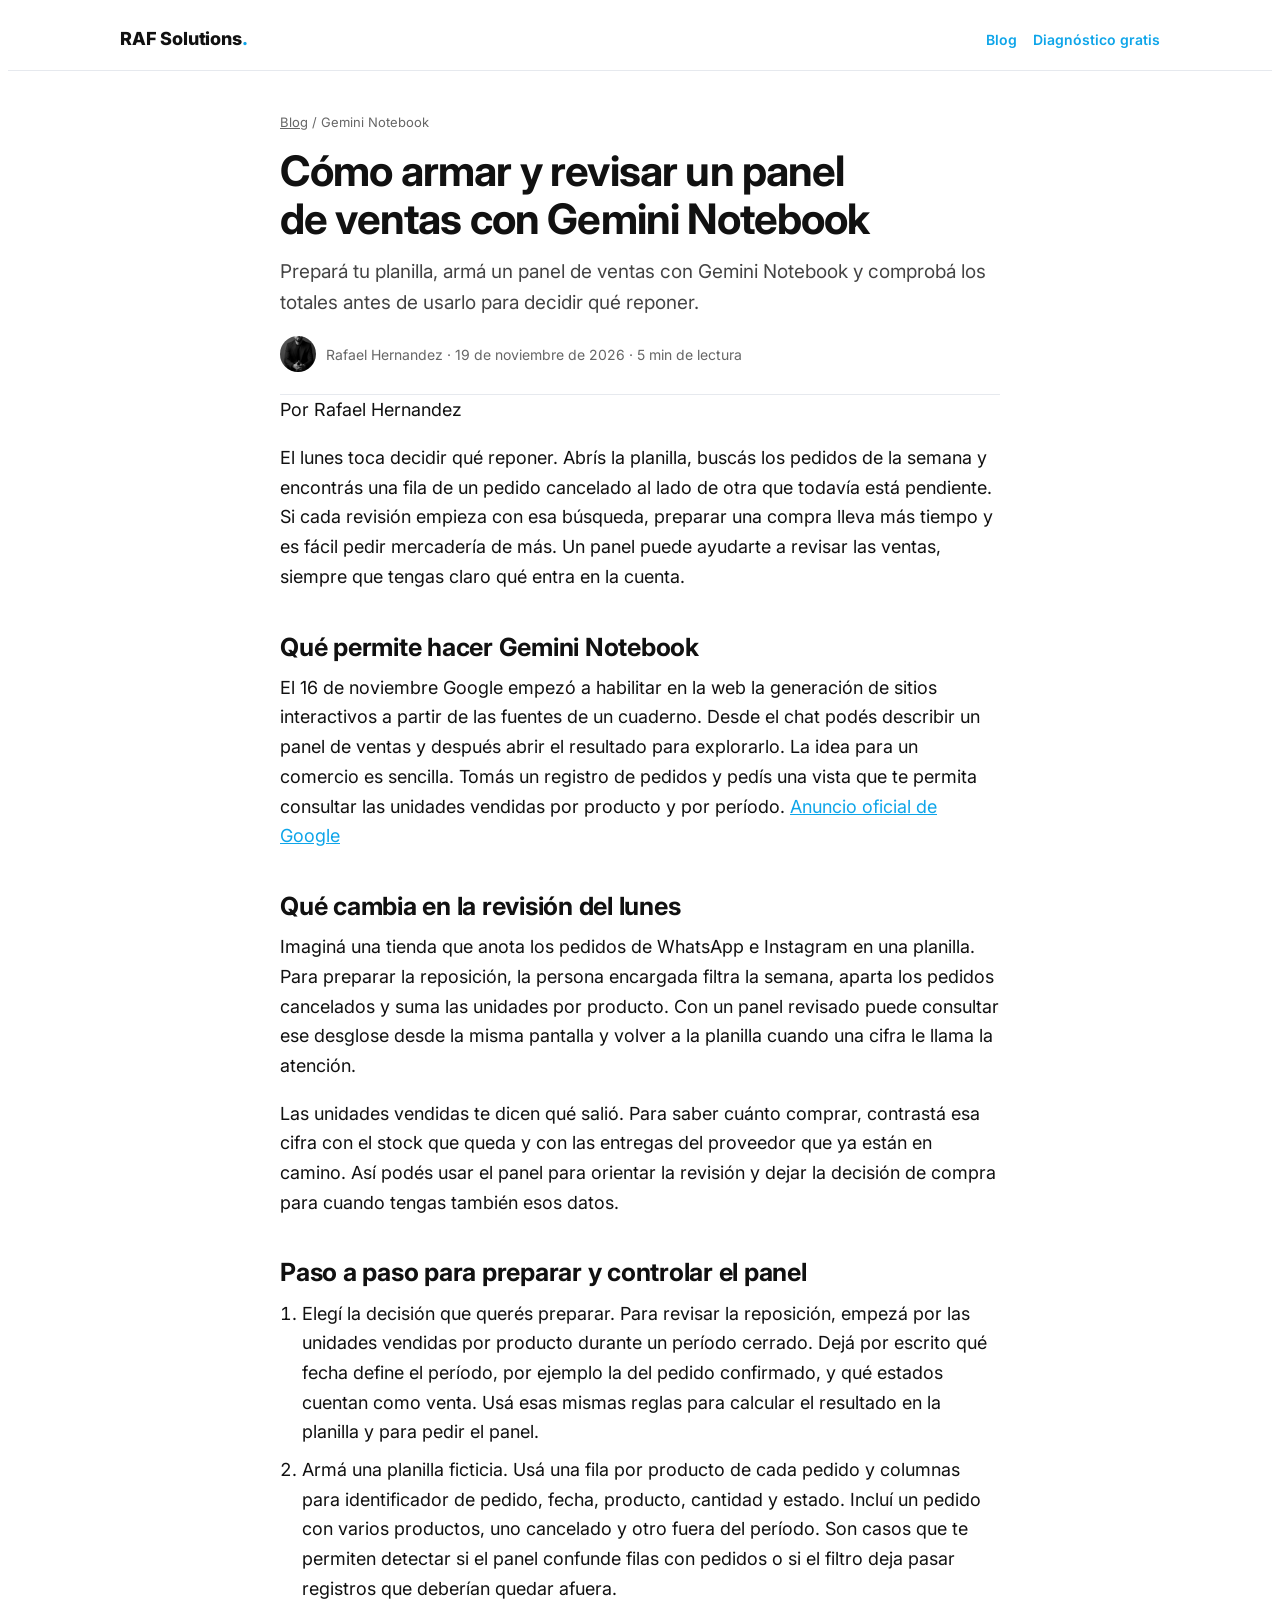
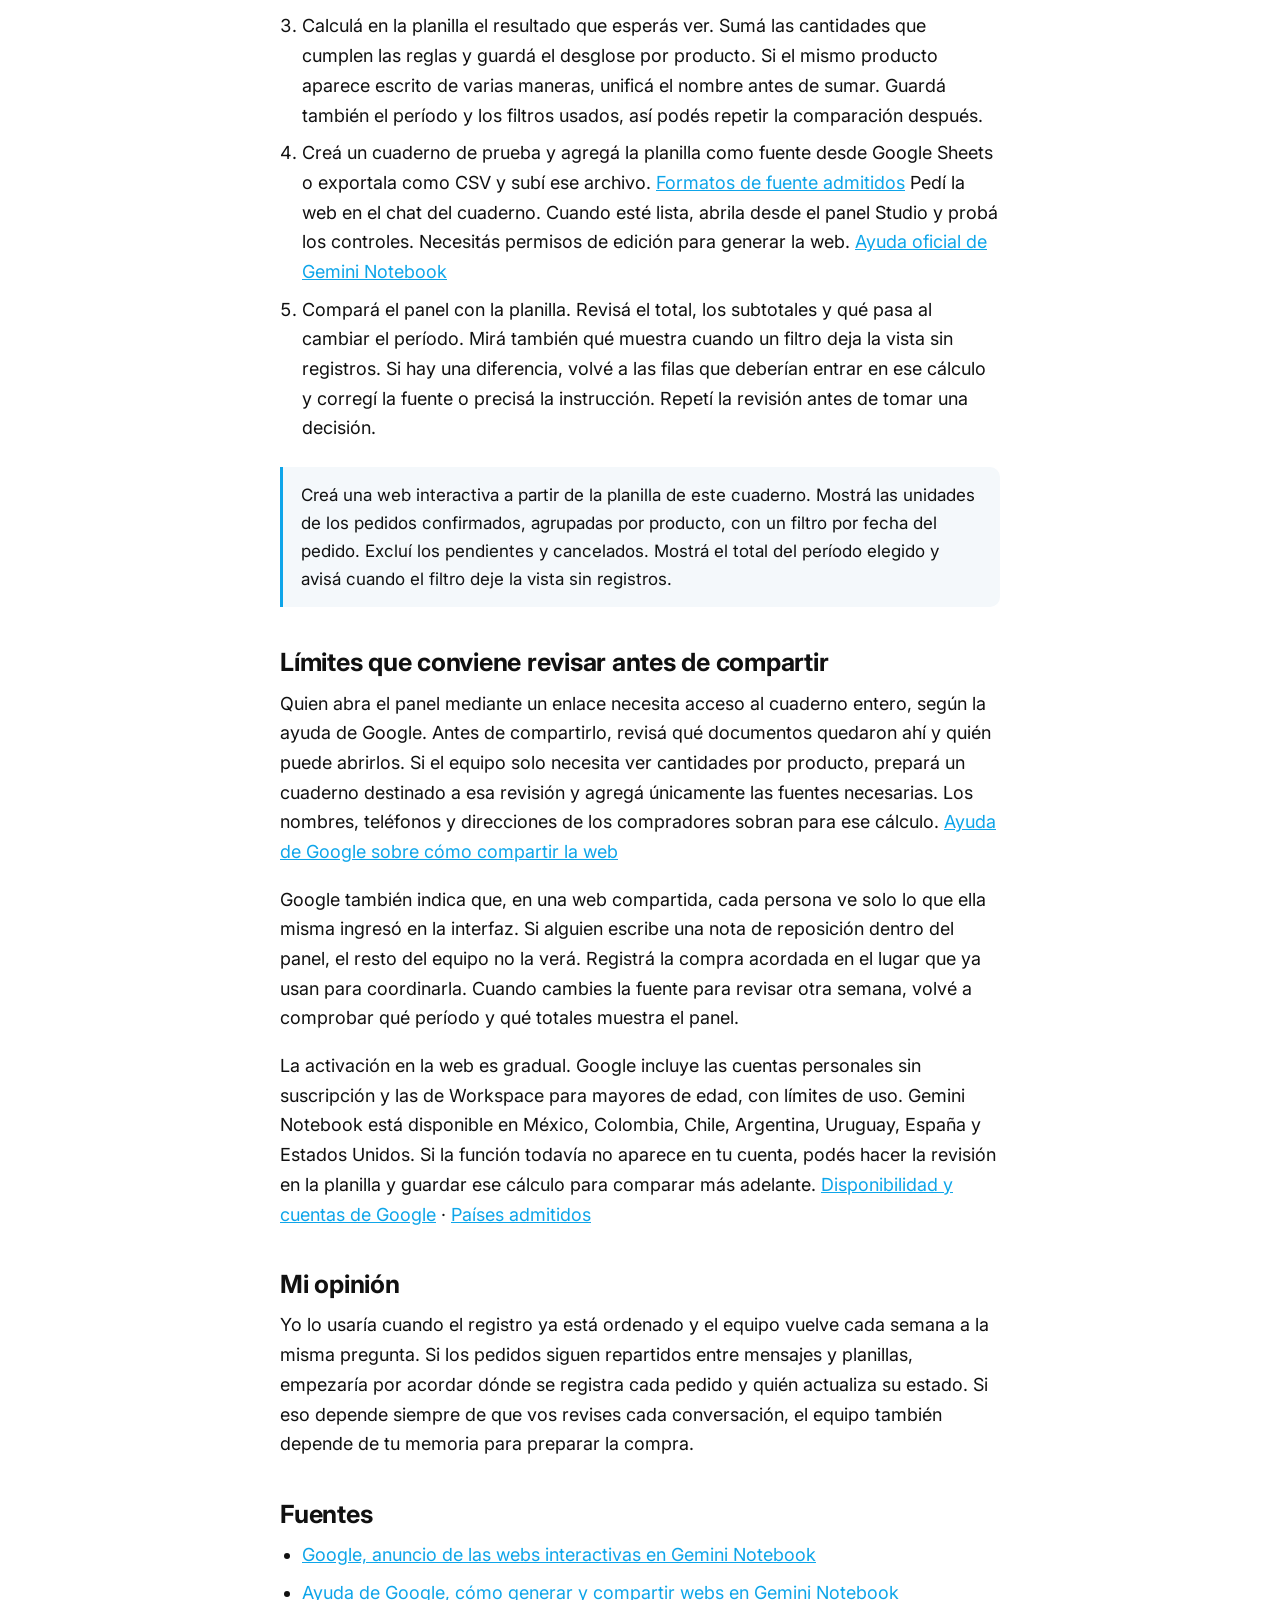
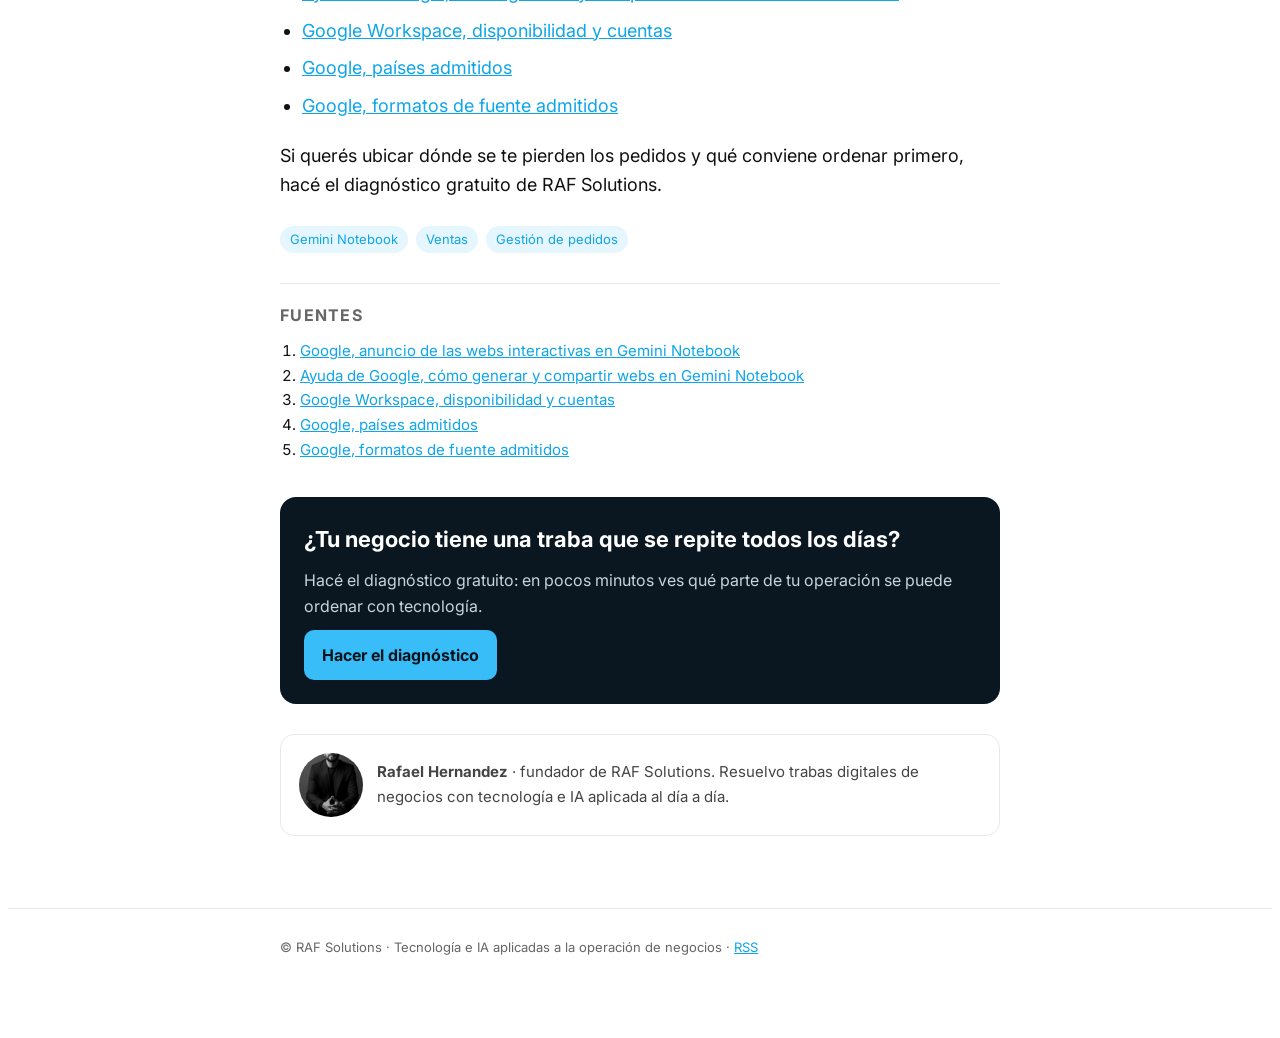
<file: es/blog/como-armar-un-panel-de-ventas-con-gemini-notebook/index.html>
<!doctype html>
<html lang="es">
<head>
<meta charset="utf-8">
<meta name="viewport" content="width=device-width, initial-scale=1, viewport-fit=cover">
<title>Cómo armar y revisar un panel de ventas con Gemini Notebook | RAF Solutions</title>
<meta name="description" content="Prepará tu planilla, armá un panel de ventas con Gemini Notebook y comprobá los totales antes de usarlo para decidir qué reponer.">
<link rel="canonical" href="https://www.rafsolutions.com.br/es/blog/como-armar-un-panel-de-ventas-con-gemini-notebook">
<link rel="alternate" hreflang="es" href="https://www.rafsolutions.com.br/es/blog/como-armar-un-panel-de-ventas-con-gemini-notebook">
<link rel="alternate" type="application/rss+xml" title="Blog de RAF Solutions" href="https://www.rafsolutions.com.br/es/blog/feed.xml">
<meta property="og:type" content="article">
<meta property="og:title" content="Cómo armar y revisar un panel de ventas con Gemini Notebook | RAF Solutions">
<meta property="og:description" content="Prepará tu planilla, armá un panel de ventas con Gemini Notebook y comprobá los totales antes de usarlo para decidir qué reponer.">
<meta property="og:url" content="https://www.rafsolutions.com.br/es/blog/como-armar-un-panel-de-ventas-con-gemini-notebook">
<meta property="og:image" content="https://www.rafsolutions.com.br/assets/images/og-image.jpg">
<meta name="twitter:card" content="summary_large_image">
<link rel="icon" href="/favicon.svg" type="image/svg+xml">
<link rel="preconnect" href="https://fonts.googleapis.com">
<link rel="preconnect" href="https://fonts.gstatic.com" crossorigin>
<link rel="stylesheet" href="https://fonts.googleapis.com/css2?family=Inter:wght@400;500;600;700;800&display=swap">
<link rel="stylesheet" href="/css/tokens.css">
<link rel="stylesheet" href="/css/blog.css">
<script src="/js/analytics.js" defer></script>
<script type="application/ld+json">{"@context": "https://schema.org", "@type": "BlogPosting", "headline": "Cómo armar y revisar un panel de ventas con Gemini Notebook", "description": "Prepará tu planilla, armá un panel de ventas con Gemini Notebook y comprobá los totales antes de usarlo para decidir qué reponer.", "datePublished": "2026-11-19", "dateModified": "2026-11-19", "inLanguage": "es", "author": {"@type": "Person", "name": "Rafael Hernandez", "url": "https://www.rafsolutions.com.br"}, "publisher": {"@type": "Organization", "name": "RAF Solutions", "url": "https://www.rafsolutions.com.br"}, "mainEntityOfPage": "https://www.rafsolutions.com.br/es/blog/como-armar-un-panel-de-ventas-con-gemini-notebook", "image": "https://www.rafsolutions.com.br/assets/images/og-image.jpg", "keywords": "Gemini Notebook, Ventas, Gestión de pedidos"}</script>
</head>
<body class="blog">
<header class="b-top"><div class="b-wrap"><a class="b-logo" href="/">RAF Solutions<span>.</span></a><nav><a href="/es/blog">Blog</a><a href="https://analise.rafsolutions.com.br/es/diagnostico?utm_source=blog&amp;utm_medium=menu">Diagnóstico gratis</a></nav></div></header>
<main class="b-wrap">
<p class="b-crumb"><a href="/es/blog">Blog</a> / Gemini Notebook</p>
<article>
<h1 class="b-h1">Cómo armar y revisar un panel de ventas con Gemini Notebook</h1>
<p class="b-lead">Prepará tu planilla, armá un panel de ventas con Gemini Notebook y comprobá los totales antes de usarlo para decidir qué reponer.</p>
<div class="b-meta"><img src="/assets/images/rafael-founder-bw.jpg" alt="" width="36" height="36"><span>Rafael Hernandez · <time datetime="2026-11-19">19 de noviembre de 2026</time> · 5 min de lectura</span></div>
<div class="b-body">
<p>Por Rafael Hernandez</p>
<p>El lunes toca decidir qué reponer. Abrís la planilla, buscás los pedidos de la semana y encontrás una fila de un pedido cancelado al lado de otra que todavía está pendiente. Si cada revisión empieza con esa búsqueda, preparar una compra lleva más tiempo y es fácil pedir mercadería de más. Un panel puede ayudarte a revisar las ventas, siempre que tengas claro qué entra en la cuenta.</p>
<h2>Qué permite hacer Gemini Notebook</h2>
<p>El 16 de noviembre Google empezó a habilitar en la web la generación de sitios interactivos a partir de las fuentes de un cuaderno. Desde el chat podés describir un panel de ventas y después abrir el resultado para explorarlo. La idea para un comercio es sencilla. Tomás un registro de pedidos y pedís una vista que te permita consultar las unidades vendidas por producto y por período. <a href="https://blog.google/innovation-and-ai/products/gemini-notebook/interactive-sites/" rel="noopener" target="_blank">Anuncio oficial de Google</a></p>
<h2>Qué cambia en la revisión del lunes</h2>
<p>Imaginá una tienda que anota los pedidos de WhatsApp e Instagram en una planilla. Para preparar la reposición, la persona encargada filtra la semana, aparta los pedidos cancelados y suma las unidades por producto. Con un panel revisado puede consultar ese desglose desde la misma pantalla y volver a la planilla cuando una cifra le llama la atención.</p>
<p>Las unidades vendidas te dicen qué salió. Para saber cuánto comprar, contrastá esa cifra con el stock que queda y con las entregas del proveedor que ya están en camino. Así podés usar el panel para orientar la revisión y dejar la decisión de compra para cuando tengas también esos datos.</p>
<h2>Paso a paso para preparar y controlar el panel</h2>
<ol><li>Elegí la decisión que querés preparar. Para revisar la reposición, empezá por las unidades vendidas por producto durante un período cerrado. Dejá por escrito qué fecha define el período, por ejemplo la del pedido confirmado, y qué estados cuentan como venta. Usá esas mismas reglas para calcular el resultado en la planilla y para pedir el panel.</li><li>Armá una planilla ficticia. Usá una fila por producto de cada pedido y columnas para identificador de pedido, fecha, producto, cantidad y estado. Incluí un pedido con varios productos, uno cancelado y otro fuera del período. Son casos que te permiten detectar si el panel confunde filas con pedidos o si el filtro deja pasar registros que deberían quedar afuera.</li><li>Calculá en la planilla el resultado que esperás ver. Sumá las cantidades que cumplen las reglas y guardá el desglose por producto. Si el mismo producto aparece escrito de varias maneras, unificá el nombre antes de sumar. Guardá también el período y los filtros usados, así podés repetir la comparación después.</li><li>Creá un cuaderno de prueba y agregá la planilla como fuente desde Google Sheets o exportala como CSV y subí ese archivo. <a href="https://support.google.com/gemininotebook/answer/16215270?hl=en" rel="noopener" target="_blank">Formatos de fuente admitidos</a> Pedí la web en el chat del cuaderno. Cuando esté lista, abrila desde el panel Studio y probá los controles. Necesitás permisos de edición para generar la web. <a href="https://support.google.com/gemininotebook/answer/18945748?hl=es" rel="noopener" target="_blank">Ayuda oficial de Gemini Notebook</a></li><li>Compará el panel con la planilla. Revisá el total, los subtotales y qué pasa al cambiar el período. Mirá también qué muestra cuando un filtro deja la vista sin registros. Si hay una diferencia, volvé a las filas que deberían entrar en ese cálculo y corregí la fuente o precisá la instrucción. Repetí la revisión antes de tomar una decisión.</li></ol>
<blockquote>Creá una web interactiva a partir de la planilla de este cuaderno. Mostrá las unidades de los pedidos confirmados, agrupadas por producto, con un filtro por fecha del pedido. Excluí los pendientes y cancelados. Mostrá el total del período elegido y avisá cuando el filtro deje la vista sin registros.</blockquote>
<h2>Límites que conviene revisar antes de compartir</h2>
<p>Quien abra el panel mediante un enlace necesita acceso al cuaderno entero, según la ayuda de Google. Antes de compartirlo, revisá qué documentos quedaron ahí y quién puede abrirlos. Si el equipo solo necesita ver cantidades por producto, prepará un cuaderno destinado a esa revisión y agregá únicamente las fuentes necesarias. Los nombres, teléfonos y direcciones de los compradores sobran para ese cálculo. <a href="https://support.google.com/gemininotebook/answer/18945748?hl=es" rel="noopener" target="_blank">Ayuda de Google sobre cómo compartir la web</a></p>
<p>Google también indica que, en una web compartida, cada persona ve solo lo que ella misma ingresó en la interfaz. Si alguien escribe una nota de reposición dentro del panel, el resto del equipo no la verá. Registrá la compra acordada en el lugar que ya usan para coordinarla. Cuando cambies la fuente para revisar otra semana, volvé a comprobar qué período y qué totales muestra el panel.</p>
<p>La activación en la web es gradual. Google incluye las cuentas personales sin suscripción y las de Workspace para mayores de edad, con límites de uso. Gemini Notebook está disponible en México, Colombia, Chile, Argentina, Uruguay, España y Estados Unidos. Si la función todavía no aparece en tu cuenta, podés hacer la revisión en la planilla y guardar ese cálculo para comparar más adelante. <a href="https://workspaceupdates.googleblog.com/2026/11/transform-your-notes-and-research-into-dynamic-tools-with-Gemini-Notebook.html?m=1" rel="noopener" target="_blank">Disponibilidad y cuentas de Google</a> · <a href="https://support.google.com/gemininotebook/answer/16164461?hl=es" rel="noopener" target="_blank">Países admitidos</a></p>
<h2>Mi opinión</h2>
<p>Yo lo usaría cuando el registro ya está ordenado y el equipo vuelve cada semana a la misma pregunta. Si los pedidos siguen repartidos entre mensajes y planillas, empezaría por acordar dónde se registra cada pedido y quién actualiza su estado. Si eso depende siempre de que vos revises cada conversación, el equipo también depende de tu memoria para preparar la compra.</p>
<h2>Fuentes</h2>
<ul><li><a href="https://blog.google/innovation-and-ai/products/gemini-notebook/interactive-sites/" rel="noopener" target="_blank">Google, anuncio de las webs interactivas en Gemini Notebook</a></li><li><a href="https://support.google.com/gemininotebook/answer/18945748?hl=es" rel="noopener" target="_blank">Ayuda de Google, cómo generar y compartir webs en Gemini Notebook</a></li><li><a href="https://workspaceupdates.googleblog.com/2026/11/transform-your-notes-and-research-into-dynamic-tools-with-Gemini-Notebook.html?m=1" rel="noopener" target="_blank">Google Workspace, disponibilidad y cuentas</a></li><li><a href="https://support.google.com/gemininotebook/answer/16164461?hl=es" rel="noopener" target="_blank">Google, países admitidos</a></li><li><a href="https://support.google.com/gemininotebook/answer/16215270?hl=en" rel="noopener" target="_blank">Google, formatos de fuente admitidos</a></li></ul>
<p>Si querés ubicar dónde se te pierden los pedidos y qué conviene ordenar primero, hacé el diagnóstico gratuito de RAF Solutions.</p>
</div>
<div class="b-tags"><span>Gemini Notebook</span><span>Ventas</span><span>Gestión de pedidos</span></div>
<section class="b-src"><h2>Fuentes</h2><ol><li><a href="https://blog.google/innovation-and-ai/products/gemini-notebook/interactive-sites/" rel="noopener" target="_blank">Google, anuncio de las webs interactivas en Gemini Notebook</a></li><li><a href="https://support.google.com/gemininotebook/answer/18945748?hl=es" rel="noopener" target="_blank">Ayuda de Google, cómo generar y compartir webs en Gemini Notebook</a></li><li><a href="https://workspaceupdates.googleblog.com/2026/11/transform-your-notes-and-research-into-dynamic-tools-with-Gemini-Notebook.html?m=1" rel="noopener" target="_blank">Google Workspace, disponibilidad y cuentas</a></li><li><a href="https://support.google.com/gemininotebook/answer/16164461?hl=es" rel="noopener" target="_blank">Google, países admitidos</a></li><li><a href="https://support.google.com/gemininotebook/answer/16215270?hl=en" rel="noopener" target="_blank">Google, formatos de fuente admitidos</a></li></ol></section>
</article>
<aside class="b-cta"><h2>¿Tu negocio tiene una traba que se repite todos los días?</h2><p>Hacé el diagnóstico gratuito: en pocos minutos ves qué parte de tu operación se puede ordenar con tecnología.</p><a href="https://analise.rafsolutions.com.br/es/diagnostico?utm_source=blog&amp;utm_medium=articulo&amp;utm_campaign=como-armar-un-panel-de-ventas-con-gemini-notebook">Hacer el diagnóstico</a></aside>
<aside class="b-author"><img src="/assets/images/rafael-founder-bw.jpg" alt="Rafael Hernandez" width="64" height="64"><p><strong>Rafael Hernandez</strong> · fundador de RAF Solutions. Resuelvo trabas digitales de negocios con tecnología e IA aplicada al día a día.</p></aside>
</main>
<footer class="b-foot"><div class="b-wrap">© RAF Solutions · Tecnología e IA aplicadas a la operación de negocios · <a href="/es/blog/feed.xml">RSS</a></div></footer>
</body>
</html>
</file>
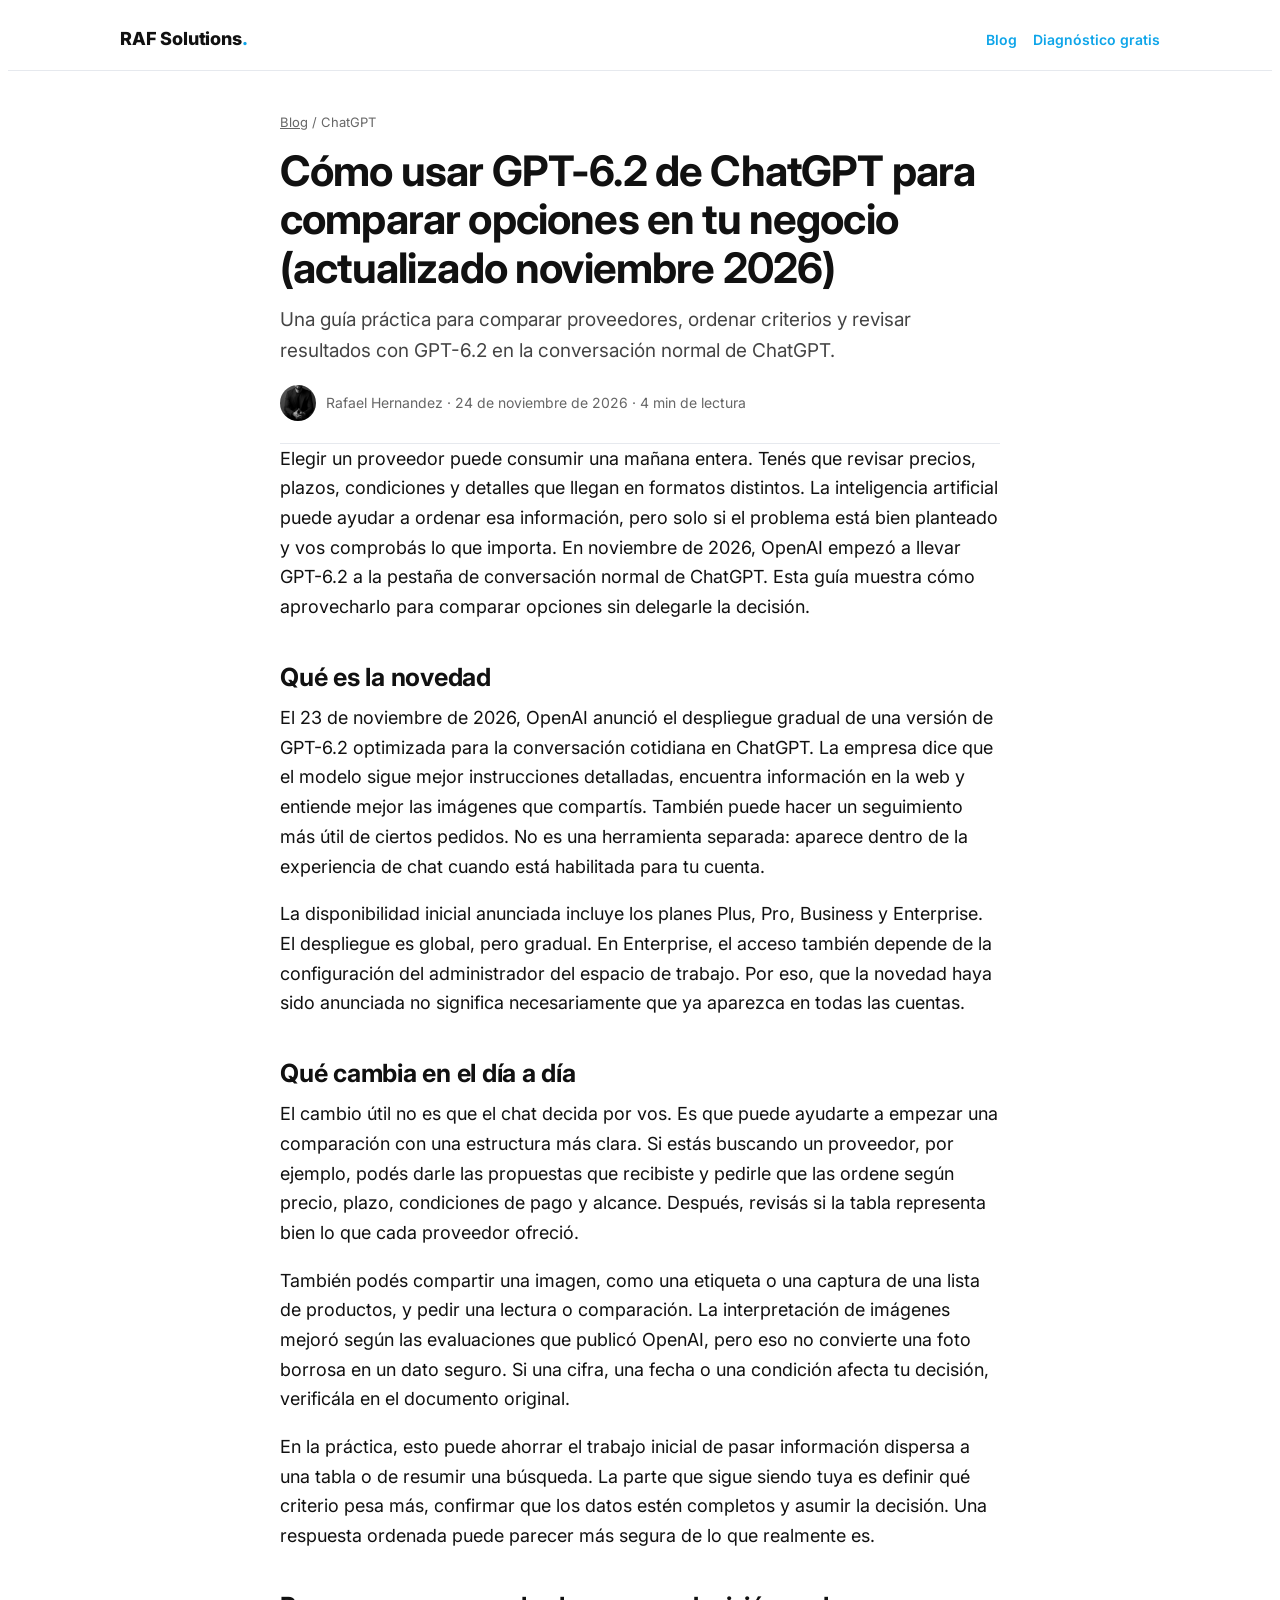
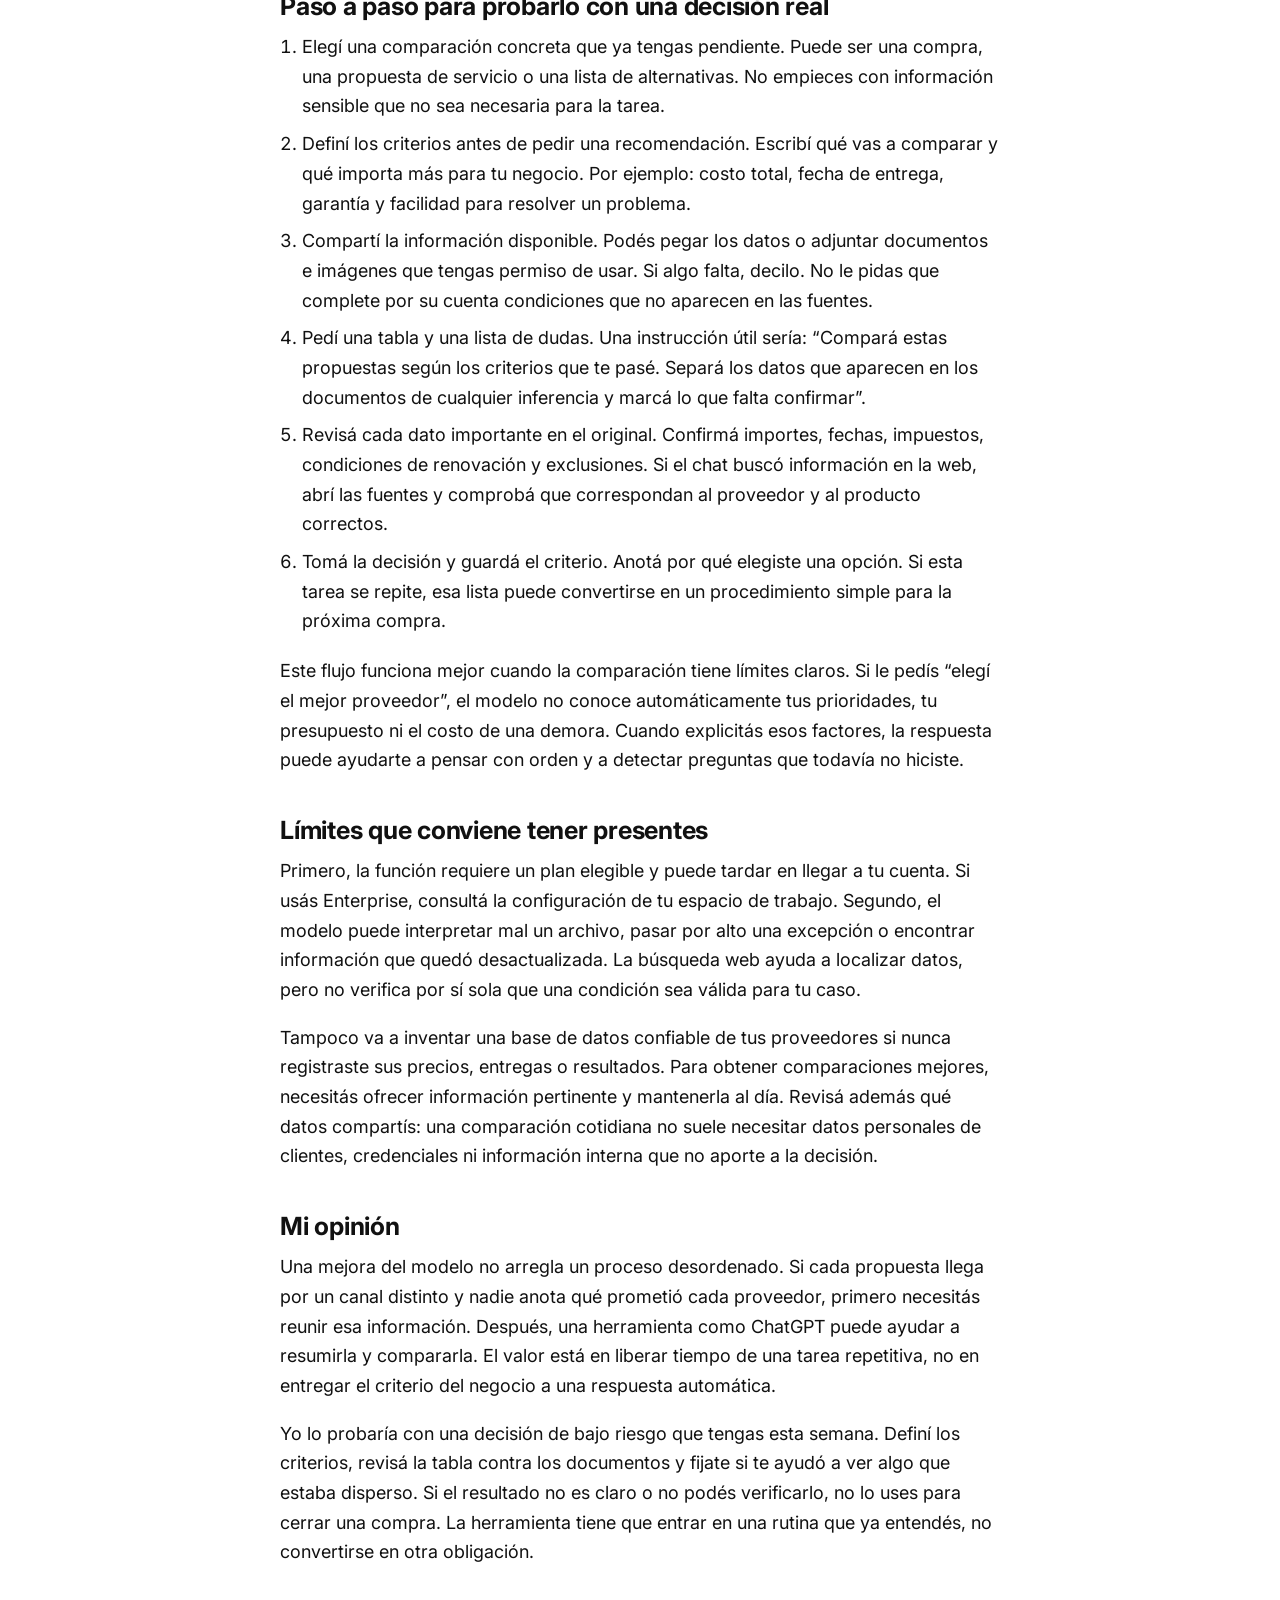
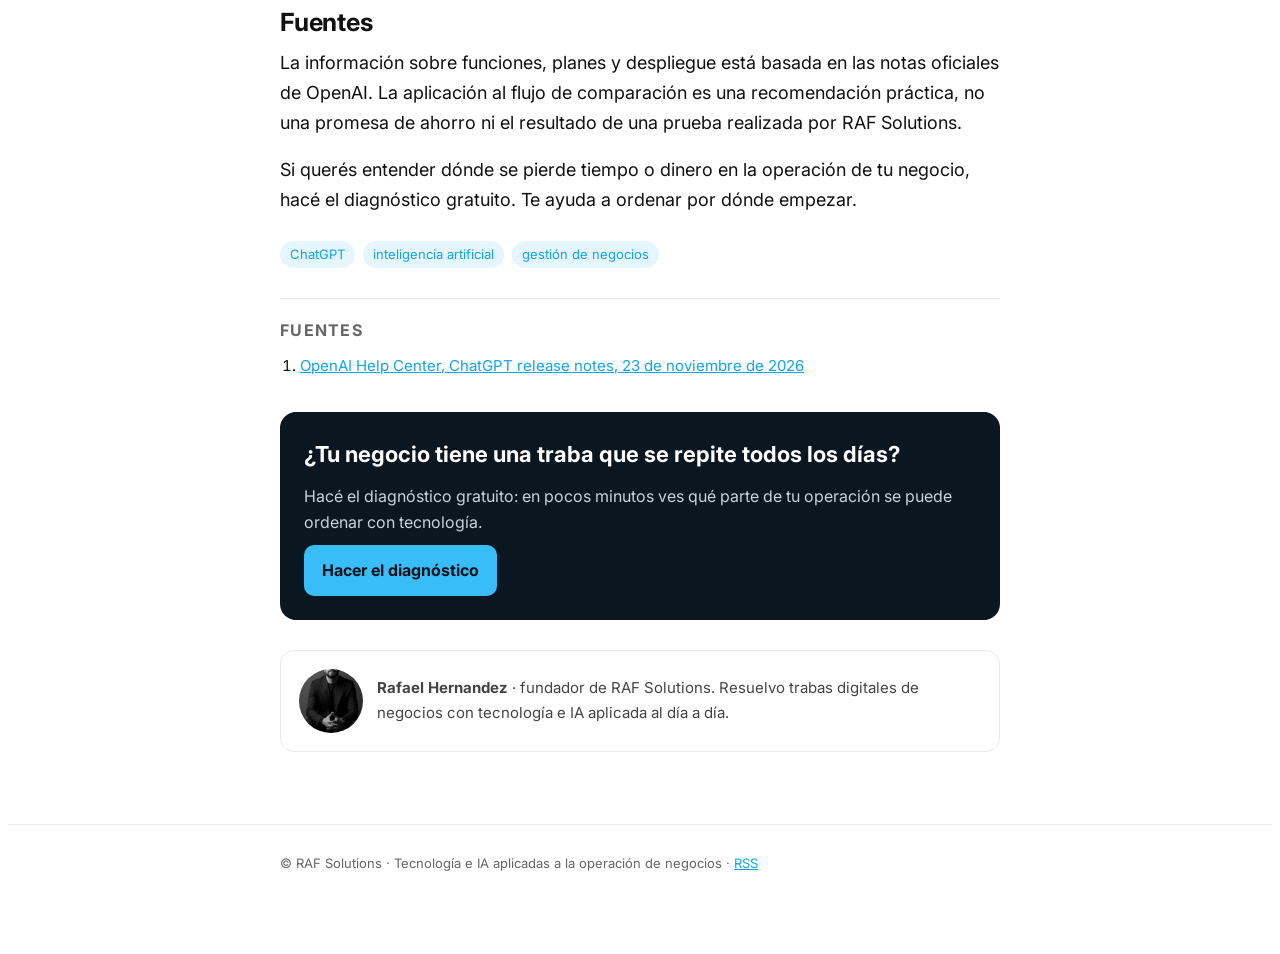
<file: es/blog/usar-gpt-62-chatgpt-negocio-noviembre-2026/index.html>
<!doctype html>
<html lang="es">
<head>
<meta charset="utf-8">
<meta name="viewport" content="width=device-width, initial-scale=1, viewport-fit=cover">
<title>Cómo usar GPT-6.2 de ChatGPT para comparar opciones en tu negocio (actualizado noviembre 2026) | RAF Solutions</title>
<meta name="description" content="Una guía práctica para comparar proveedores, ordenar criterios y revisar resultados con GPT-6.2 en la conversación normal de ChatGPT.">
<link rel="canonical" href="https://www.rafsolutions.com.br/es/blog/usar-gpt-62-chatgpt-negocio-noviembre-2026">
<link rel="alternate" hreflang="es" href="https://www.rafsolutions.com.br/es/blog/usar-gpt-62-chatgpt-negocio-noviembre-2026">
<link rel="alternate" type="application/rss+xml" title="Blog de RAF Solutions" href="https://www.rafsolutions.com.br/es/blog/feed.xml">
<meta property="og:type" content="article">
<meta property="og:title" content="Cómo usar GPT-6.2 de ChatGPT para comparar opciones en tu negocio (actualizado noviembre 2026) | RAF Solutions">
<meta property="og:description" content="Una guía práctica para comparar proveedores, ordenar criterios y revisar resultados con GPT-6.2 en la conversación normal de ChatGPT.">
<meta property="og:url" content="https://www.rafsolutions.com.br/es/blog/usar-gpt-62-chatgpt-negocio-noviembre-2026">
<meta property="og:image" content="https://www.rafsolutions.com.br/assets/images/og-image.jpg">
<meta name="twitter:card" content="summary_large_image">
<link rel="icon" href="/favicon.svg" type="image/svg+xml">
<link rel="preconnect" href="https://fonts.googleapis.com">
<link rel="preconnect" href="https://fonts.gstatic.com" crossorigin>
<link rel="stylesheet" href="https://fonts.googleapis.com/css2?family=Inter:wght@400;500;600;700;800&display=swap">
<link rel="stylesheet" href="/css/tokens.css">
<link rel="stylesheet" href="/css/blog.css">
<script src="/js/analytics.js" defer></script>
<script type="application/ld+json">{"@context": "https://schema.org", "@type": "BlogPosting", "headline": "Cómo usar GPT-6.2 de ChatGPT para comparar opciones en tu negocio (actualizado noviembre 2026)", "description": "Una guía práctica para comparar proveedores, ordenar criterios y revisar resultados con GPT-6.2 en la conversación normal de ChatGPT.", "datePublished": "2026-11-24", "dateModified": "2026-11-24", "inLanguage": "es", "author": {"@type": "Person", "name": "Rafael Hernandez", "url": "https://www.rafsolutions.com.br"}, "publisher": {"@type": "Organization", "name": "RAF Solutions", "url": "https://www.rafsolutions.com.br"}, "mainEntityOfPage": "https://www.rafsolutions.com.br/es/blog/usar-gpt-62-chatgpt-negocio-noviembre-2026", "image": "https://www.rafsolutions.com.br/assets/images/og-image.jpg", "keywords": "ChatGPT, inteligencia artificial, gestión de negocios"}</script>
</head>
<body class="blog">
<header class="b-top"><div class="b-wrap"><a class="b-logo" href="/">RAF Solutions<span>.</span></a><nav><a href="/es/blog">Blog</a><a href="https://analise.rafsolutions.com.br/es/diagnostico?utm_source=blog&amp;utm_medium=menu">Diagnóstico gratis</a></nav></div></header>
<main class="b-wrap">
<p class="b-crumb"><a href="/es/blog">Blog</a> / ChatGPT</p>
<article>
<h1 class="b-h1">Cómo usar GPT-6.2 de ChatGPT para comparar opciones en tu negocio (actualizado noviembre 2026)</h1>
<p class="b-lead">Una guía práctica para comparar proveedores, ordenar criterios y revisar resultados con GPT-6.2 en la conversación normal de ChatGPT.</p>
<div class="b-meta"><img src="/assets/images/rafael-founder-bw.jpg" alt="" width="36" height="36"><span>Rafael Hernandez · <time datetime="2026-11-24">24 de noviembre de 2026</time> · 4 min de lectura</span></div>
<div class="b-body">
<p>Elegir un proveedor puede consumir una mañana entera. Tenés que revisar precios, plazos, condiciones y detalles que llegan en formatos distintos. La inteligencia artificial puede ayudar a ordenar esa información, pero solo si el problema está bien planteado y vos comprobás lo que importa. En noviembre de 2026, OpenAI empezó a llevar GPT-6.2 a la pestaña de conversación normal de ChatGPT. Esta guía muestra cómo aprovecharlo para comparar opciones sin delegarle la decisión.</p>
<h2>Qué es la novedad</h2>
<p>El 23 de noviembre de 2026, OpenAI anunció el despliegue gradual de una versión de GPT-6.2 optimizada para la conversación cotidiana en ChatGPT. La empresa dice que el modelo sigue mejor instrucciones detalladas, encuentra información en la web y entiende mejor las imágenes que compartís. También puede hacer un seguimiento más útil de ciertos pedidos. No es una herramienta separada: aparece dentro de la experiencia de chat cuando está habilitada para tu cuenta.</p>
<p>La disponibilidad inicial anunciada incluye los planes Plus, Pro, Business y Enterprise. El despliegue es global, pero gradual. En Enterprise, el acceso también depende de la configuración del administrador del espacio de trabajo. Por eso, que la novedad haya sido anunciada no significa necesariamente que ya aparezca en todas las cuentas.</p>
<h2>Qué cambia en el día a día</h2>
<p>El cambio útil no es que el chat decida por vos. Es que puede ayudarte a empezar una comparación con una estructura más clara. Si estás buscando un proveedor, por ejemplo, podés darle las propuestas que recibiste y pedirle que las ordene según precio, plazo, condiciones de pago y alcance. Después, revisás si la tabla representa bien lo que cada proveedor ofreció.</p>
<p>También podés compartir una imagen, como una etiqueta o una captura de una lista de productos, y pedir una lectura o comparación. La interpretación de imágenes mejoró según las evaluaciones que publicó OpenAI, pero eso no convierte una foto borrosa en un dato seguro. Si una cifra, una fecha o una condición afecta tu decisión, verificála en el documento original.</p>
<p>En la práctica, esto puede ahorrar el trabajo inicial de pasar información dispersa a una tabla o de resumir una búsqueda. La parte que sigue siendo tuya es definir qué criterio pesa más, confirmar que los datos estén completos y asumir la decisión. Una respuesta ordenada puede parecer más segura de lo que realmente es.</p>
<h2>Paso a paso para probarlo con una decisión real</h2>
<ol><li>Elegí una comparación concreta que ya tengas pendiente. Puede ser una compra, una propuesta de servicio o una lista de alternativas. No empieces con información sensible que no sea necesaria para la tarea.</li><li>Definí los criterios antes de pedir una recomendación. Escribí qué vas a comparar y qué importa más para tu negocio. Por ejemplo: costo total, fecha de entrega, garantía y facilidad para resolver un problema.</li><li>Compartí la información disponible. Podés pegar los datos o adjuntar documentos e imágenes que tengas permiso de usar. Si algo falta, decilo. No le pidas que complete por su cuenta condiciones que no aparecen en las fuentes.</li><li>Pedí una tabla y una lista de dudas. Una instrucción útil sería: “Compará estas propuestas según los criterios que te pasé. Separá los datos que aparecen en los documentos de cualquier inferencia y marcá lo que falta confirmar”.</li><li>Revisá cada dato importante en el original. Confirmá importes, fechas, impuestos, condiciones de renovación y exclusiones. Si el chat buscó información en la web, abrí las fuentes y comprobá que correspondan al proveedor y al producto correctos.</li><li>Tomá la decisión y guardá el criterio. Anotá por qué elegiste una opción. Si esta tarea se repite, esa lista puede convertirse en un procedimiento simple para la próxima compra.</li></ol>
<p>Este flujo funciona mejor cuando la comparación tiene límites claros. Si le pedís “elegí el mejor proveedor”, el modelo no conoce automáticamente tus prioridades, tu presupuesto ni el costo de una demora. Cuando explicitás esos factores, la respuesta puede ayudarte a pensar con orden y a detectar preguntas que todavía no hiciste.</p>
<h2>Límites que conviene tener presentes</h2>
<p>Primero, la función requiere un plan elegible y puede tardar en llegar a tu cuenta. Si usás Enterprise, consultá la configuración de tu espacio de trabajo. Segundo, el modelo puede interpretar mal un archivo, pasar por alto una excepción o encontrar información que quedó desactualizada. La búsqueda web ayuda a localizar datos, pero no verifica por sí sola que una condición sea válida para tu caso.</p>
<p>Tampoco va a inventar una base de datos confiable de tus proveedores si nunca registraste sus precios, entregas o resultados. Para obtener comparaciones mejores, necesitás ofrecer información pertinente y mantenerla al día. Revisá además qué datos compartís: una comparación cotidiana no suele necesitar datos personales de clientes, credenciales ni información interna que no aporte a la decisión.</p>
<h2>Mi opinión</h2>
<p>Una mejora del modelo no arregla un proceso desordenado. Si cada propuesta llega por un canal distinto y nadie anota qué prometió cada proveedor, primero necesitás reunir esa información. Después, una herramienta como ChatGPT puede ayudar a resumirla y compararla. El valor está en liberar tiempo de una tarea repetitiva, no en entregar el criterio del negocio a una respuesta automática.</p>
<p>Yo lo probaría con una decisión de bajo riesgo que tengas esta semana. Definí los criterios, revisá la tabla contra los documentos y fijate si te ayudó a ver algo que estaba disperso. Si el resultado no es claro o no podés verificarlo, no lo uses para cerrar una compra. La herramienta tiene que entrar en una rutina que ya entendés, no convertirse en otra obligación.</p>
<h2>Fuentes</h2>
<p>La información sobre funciones, planes y despliegue está basada en las notas oficiales de OpenAI. La aplicación al flujo de comparación es una recomendación práctica, no una promesa de ahorro ni el resultado de una prueba realizada por RAF Solutions.</p>
<p>Si querés entender dónde se pierde tiempo o dinero en la operación de tu negocio, hacé el diagnóstico gratuito. Te ayuda a ordenar por dónde empezar.</p>
</div>
<div class="b-tags"><span>ChatGPT</span><span>inteligencia artificial</span><span>gestión de negocios</span></div>
<section class="b-src"><h2>Fuentes</h2><ol><li><a href="https://help.openai.com/en/articles/6825453-chatgpt-release-notes" rel="noopener" target="_blank">OpenAI Help Center, ChatGPT release notes, 23 de noviembre de 2026</a></li></ol></section>
</article>
<aside class="b-cta"><h2>¿Tu negocio tiene una traba que se repite todos los días?</h2><p>Hacé el diagnóstico gratuito: en pocos minutos ves qué parte de tu operación se puede ordenar con tecnología.</p><a href="https://analise.rafsolutions.com.br/es/diagnostico?utm_source=blog&amp;utm_medium=articulo&amp;utm_campaign=usar-gpt-62-chatgpt-negocio-noviembre-2026">Hacer el diagnóstico</a></aside>
<aside class="b-author"><img src="/assets/images/rafael-founder-bw.jpg" alt="Rafael Hernandez" width="64" height="64"><p><strong>Rafael Hernandez</strong> · fundador de RAF Solutions. Resuelvo trabas digitales de negocios con tecnología e IA aplicada al día a día.</p></aside>
</main>
<footer class="b-foot"><div class="b-wrap">© RAF Solutions · Tecnología e IA aplicadas a la operación de negocios · <a href="/es/blog/feed.xml">RSS</a></div></footer>
</body>
</html>
</file>
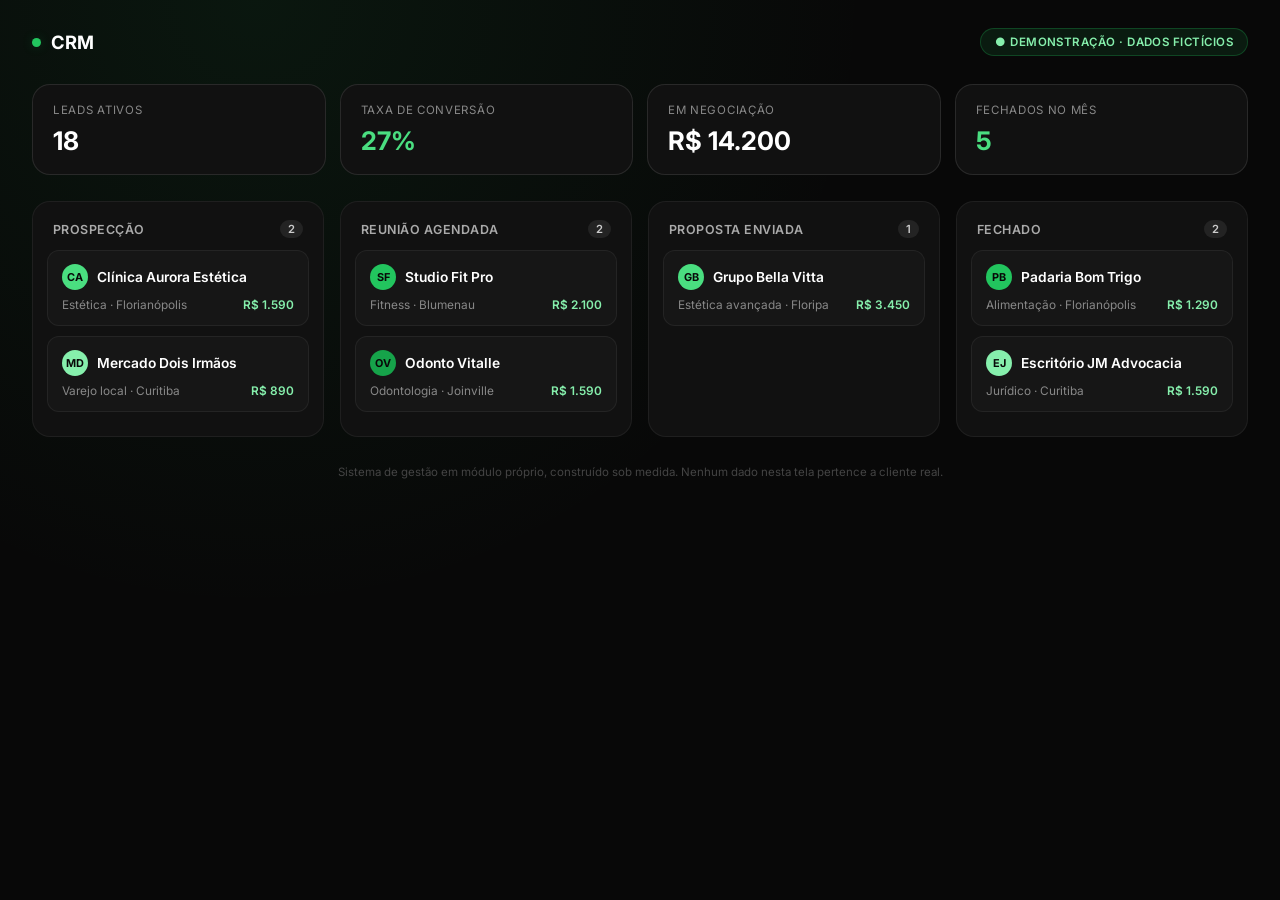
<file: demo/crm-demo.html>
<!DOCTYPE html>
<html lang="pt-BR">
<head>
<meta charset="UTF-8" />
<meta name="viewport" content="width=device-width, initial-scale=1.0" />
<title>CRM — Demonstração</title>
<meta name="robots" content="noindex, nofollow" />
<link rel="preconnect" href="https://fonts.googleapis.com" />
<link rel="preconnect" href="https://fonts.gstatic.com" crossorigin />
<link href="https://fonts.googleapis.com/css2?family=Inter:wght@400;500;600;700;800&display=swap" rel="stylesheet" />
<style>
  :root{
    --black:#000; --white:#fff;
    --gray-950:#080808; --gray-900:#111111; --gray-850:#161616; --gray-800:#1c1c1c;
    --gray-700:#2a2a2a; --gray-600:#444; --gray-400:#888; --gray-300:#aaa; --gray-200:#ccc;
    --accent:#22C55E; --accent-light:#4ADE80; --accent-lighter:#86EFAC; --accent-dark:#16A34A;
    --accent-glow: rgba(34,197,94,0.20);
    --border-light: 1px solid rgba(255,255,255,0.10);
    --border-subtle: 1px solid rgba(255,255,255,0.06);
    --radius-md:12px; --radius-lg:18px; --radius-xl:24px; --radius-full:9999px;
  }
  *{box-sizing:border-box; margin:0; padding:0;}
  body{
    font-family:'Inter', system-ui, -apple-system, sans-serif;
    background: radial-gradient(circle at 20% 0%, rgba(34,197,94,0.08), transparent 45%), var(--gray-950);
    color: var(--white);
    min-height:100vh;
    padding: 28px 32px 48px;
  }

  /* ─── Top bar ─── */
  .topbar{
    display:flex; align-items:center; justify-content:space-between;
    flex-wrap:wrap; gap:12px;
    margin-bottom:28px;
  }
  .brand{ display:flex; align-items:center; gap:10px; font-weight:700; font-size:1.15rem; }
  .brand-dot{ width:9px; height:9px; border-radius:50%; background:var(--accent); box-shadow:0 0 12px var(--accent-glow); }
  .demo-badge{
    display:inline-flex; align-items:center; gap:6px;
    font-size:0.72rem; font-weight:600; letter-spacing:0.04em; text-transform:uppercase;
    color: var(--accent-lighter);
    background: rgba(34,197,94,0.10);
    border: 1px solid rgba(34,197,94,0.25);
    border-radius: var(--radius-full);
    padding: 6px 14px;
  }

  /* ─── Stats ─── */
  .stats{
    display:grid; grid-template-columns:repeat(4,1fr); gap:14px; margin-bottom:26px;
  }
  .stat-card{
    background:var(--gray-900); border:var(--border-light); border-radius:var(--radius-lg);
    padding:18px 20px;
  }
  .stat-label{ font-size:0.72rem; color:var(--gray-400); text-transform:uppercase; letter-spacing:0.06em; margin-bottom:8px; }
  .stat-value{ font-size:1.6rem; font-weight:700; }
  .stat-value.accent{ color:var(--accent-light); }

  /* ─── Board ─── */
  .board{
    display:grid; grid-template-columns:repeat(4,1fr); gap:16px;
  }
  .column{
    background:var(--gray-900); border:var(--border-subtle); border-radius:var(--radius-lg);
    padding:14px; min-height:200px;
  }
  .column-head{
    display:flex; align-items:center; justify-content:space-between;
    font-size:0.78rem; font-weight:600; color:var(--gray-300);
    padding: 4px 6px 12px;
    text-transform:uppercase; letter-spacing:0.04em;
  }
  .column-count{
    background:rgba(255,255,255,0.08); border-radius:var(--radius-full);
    font-size:0.7rem; padding:2px 8px; color:var(--gray-200);
  }
  .card{
    background:var(--gray-850); border:var(--border-subtle); border-radius:var(--radius-md);
    padding:13px 14px; margin-bottom:10px; cursor:pointer;
    transition: border-color .2s ease, transform .2s ease;
  }
  .card:hover{ border-color:rgba(34,197,94,0.4); transform:translateY(-2px); }
  .card.active{ border-color:var(--accent); box-shadow:0 0 0 1px rgba(34,197,94,0.3); }
  .card-top{ display:flex; align-items:center; gap:9px; margin-bottom:8px; }
  .avatar{
    width:26px; height:26px; border-radius:50%; display:flex; align-items:center; justify-content:center;
    font-size:0.68rem; font-weight:700; color:var(--gray-950); flex-shrink:0;
  }
  .card-name{ font-size:0.86rem; font-weight:600; }
  .card-meta{ font-size:0.74rem; color:var(--gray-400); display:flex; justify-content:space-between; }
  .card-value{ color:var(--accent-lighter); font-weight:600; }

  /* ─── Detail panel ─── */
  .detail{
    margin-top:22px; background:var(--gray-900); border:var(--border-light); border-radius:var(--radius-lg);
    padding:20px 22px; display:none;
  }
  .detail.show{ display:block; }
  .detail-head{ display:flex; align-items:center; justify-content:space-between; margin-bottom:10px; }
  .detail-title{ font-size:1.05rem; font-weight:700; }
  .detail-close{ cursor:pointer; color:var(--gray-400); font-size:0.8rem; background:none; border:none; font-family:inherit; }
  .detail-close:hover{ color:var(--white); }
  .detail-note{ color:var(--gray-300); font-size:0.85rem; line-height:1.6; }

  .foot-note{
    margin-top:28px; text-align:center; font-size:0.72rem; color:var(--gray-600);
  }

  @media (max-width: 900px){
    .stats{ grid-template-columns:repeat(2,1fr); }
    .board{ grid-template-columns:1fr; }
  }
</style>
</head>
<body>

  <div class="topbar">
    <div class="brand"><span class="brand-dot"></span>CRM</div>
    <span class="demo-badge">● Demonstração · dados fictícios</span>
  </div>

  <div class="stats">
    <div class="stat-card">
      <p class="stat-label">Leads ativos</p>
      <p class="stat-value">18</p>
    </div>
    <div class="stat-card">
      <p class="stat-label">Taxa de conversão</p>
      <p class="stat-value accent">27%</p>
    </div>
    <div class="stat-card">
      <p class="stat-label">Em negociação</p>
      <p class="stat-value">R$ 14.200</p>
    </div>
    <div class="stat-card">
      <p class="stat-label">Fechados no mês</p>
      <p class="stat-value accent">5</p>
    </div>
  </div>

  <div class="board" id="board"></div>

  <div class="detail" id="detail">
    <div class="detail-head">
      <p class="detail-title" id="detail-title">—</p>
      <button class="detail-close" id="detail-close">Fechar ✕</button>
    </div>
    <p class="detail-note" id="detail-note">—</p>
  </div>

  <p class="foot-note">Sistema de gestão em módulo próprio, construído sob medida. Nenhum dado nesta tela pertence a cliente real.</p>

<script src="crm-demo.js"></script>

</body>
</html>
</file>
<file: css/tokens.css>
/* ============================================
   RAF IA Solutions — Design Tokens
   Single source of truth for the entire system
   ============================================ */

:root {

  /* ─── Colors ─── */
  --black:       #000000;
  --white:       #FFFFFF;

  --gray-950:    #080808;
  --gray-900:    #111111;
  --gray-850:    #161616;
  --gray-800:    #1C1C1C;
  --gray-700:    #2A2A2A;
  --gray-600:    #444444;
  --gray-500:    #666666;
  --gray-400:    #888888;
  --gray-300:    #AAAAAA;
  --gray-200:    #CCCCCC;
  --gray-100:    #F0F0F0;
  --gray-50:     #F8F8F8;

  /* Accent — Celeste */
  --accent:          #38BDF8;
  --accent-light:    #7DD3FC;
  --accent-lighter:  #BAE6FD;
  --accent-dark:     #0EA5E9;
  --accent-glow:     rgba(56, 189, 248, 0.25);
  --accent-glow-sm:  rgba(56, 189, 248, 0.12);

  /* ─── Typography ─── */
  --font-base:  'Inter', system-ui, -apple-system, sans-serif;

  --text-xs:    0.75rem;     /* 12px */
  --text-sm:    0.875rem;    /* 14px */
  --text-base:  1rem;        /* 16px */
  --text-md:    1.125rem;    /* 18px */
  --text-lg:    1.25rem;     /* 20px */
  --text-xl:    1.5rem;      /* 24px */
  --text-2xl:   2rem;        /* 32px */
  --text-3xl:   2.5rem;      /* 40px */
  --text-4xl:   3rem;        /* 48px */
  --text-5xl:   3.75rem;     /* 60px */
  --text-6xl:   4.5rem;      /* 72px */
  --text-7xl:   5.5rem;      /* 88px */

  --weight-regular:   400;
  --weight-medium:    500;
  --weight-semibold:  600;
  --weight-bold:      700;
  --weight-extrabold: 800;

  --leading-tight:    1.1;
  --leading-snug:     1.3;
  --leading-normal:   1.5;
  --leading-relaxed:  1.7;
  --leading-loose:    1.9;

  --tracking-tight:   -0.04em;
  --tracking-snug:    -0.02em;
  --tracking-normal:   0;
  --tracking-wide:     0.05em;
  --tracking-wider:    0.10em;
  --tracking-widest:   0.15em;

  /* ─── Spacing ─── */
  --space-1:    0.25rem;   /* 4px */
  --space-2:    0.5rem;    /* 8px */
  --space-3:    0.75rem;   /* 12px */
  --space-4:    1rem;      /* 16px */
  --space-5:    1.25rem;   /* 20px */
  --space-6:    1.5rem;    /* 24px */
  --space-8:    2rem;      /* 32px */
  --space-10:   2.5rem;    /* 40px */
  --space-12:   3rem;      /* 48px */
  --space-16:   4rem;      /* 64px */
  --space-20:   5rem;      /* 80px */
  --space-24:   6rem;      /* 96px */
  --space-32:   8rem;      /* 128px */
  --space-40:   10rem;     /* 160px */

  /* ─── Shadows ─── */
  --shadow-xs:   0 1px 4px rgba(0,0,0,0.06);
  --shadow-sm:   0 2px 12px rgba(0,0,0,0.08);
  --shadow-md:   0 4px 24px rgba(0,0,0,0.10);
  --shadow-lg:   0 8px 40px rgba(0,0,0,0.14);
  --shadow-xl:   0 16px 64px rgba(0,0,0,0.18);
  --shadow-2xl:  0 24px 80px rgba(0,0,0,0.24);
  --shadow-accent: 0 8px 40px rgba(56,189,248,0.30);

  /* ─── Borders & Radius ─── */
  --radius-sm:   6px;
  --radius-md:   12px;
  --radius-lg:   18px;
  --radius-xl:   24px;
  --radius-2xl:  32px;
  --radius-full: 9999px;

  --border-subtle:  1px solid rgba(255,255,255,0.06);
  --border-light:   1px solid rgba(255,255,255,0.10);
  --border-medium:  1px solid rgba(255,255,255,0.16);
  --border-dark:    1px solid rgba(0,0,0,0.08);
  --border-dark-md: 1px solid rgba(0,0,0,0.12);

  /* ─── Transitions ─── */
  --ease-out:     cubic-bezier(0.22, 1, 0.36, 1);
  --ease-in-out:  cubic-bezier(0.45, 0, 0.55, 1);
  --ease-spring:  cubic-bezier(0.34, 1.56, 0.64, 1);

  --duration-fast:    150ms;
  --duration-base:    250ms;
  --duration-slow:    400ms;
  --duration-slower:  600ms;
  --duration-slowest: 900ms;

  /* ─── Layout ─── */
  --container-sm:   640px;
  --container-md:   768px;
  --container-lg:   1024px;
  --container-xl:   1200px;
  --container-2xl:  1400px;

  --nav-height: 72px;

  /* ─── Z-Index ─── */
  --z-base:    1;
  --z-above:   10;
  --z-overlay: 100;
  --z-nav:     200;
  --z-modal:   300;
  --z-fab:     400;
}
</file>
<file: css/blog.css>
/* Blog en español (gerado por ferramentas/raf-radar/blog.py no MazyOS; não editar à mão) */
.blog{--b-fg:var(--gray-900,#111);--b-fg2:var(--gray-600,#444);--b-muted:var(--gray-500,#666);--b-line:#E6E9EE;--b-soft:#F4F8FB;--b-accent:var(--accent-dark,#0EA5E9);--b-accent-soft:#E6F6FE}
.blog{font-family:'Inter',system-ui,-apple-system,sans-serif;color:var(--b-fg);background:#fff;line-height:1.65}
.blog a{color:var(--b-accent)}
.b-wrap{max-width:720px;margin:0 auto;padding-block:28px 72px;padding-left:max(16px,env(safe-area-inset-left,0px));padding-right:max(16px,env(safe-area-inset-right,0px))}
.b-top{border-bottom:1px solid var(--b-line)}
.b-top .b-wrap{padding-block:16px;display:flex;justify-content:space-between;align-items:center;gap:12px;max-width:1040px}
.blog .b-logo{font-weight:800;font-size:18px;color:var(--b-fg);text-decoration:none;letter-spacing:-.01em}
.b-logo span{color:var(--b-accent)}
.b-top nav a{font-size:14px;font-weight:600;text-decoration:none;margin-left:16px}
.b-crumb{font-size:13px;color:var(--b-muted)}
.b-crumb a{color:var(--b-muted)}
.b-h1{font-size:clamp(28px,5vw,42px);line-height:1.15;letter-spacing:-.02em;margin:14px 0 12px;text-wrap:balance}
.b-lead{font-size:19px;color:var(--b-fg2);margin:0 0 18px}
.b-meta{display:flex;gap:10px;align-items:center;font-size:14px;color:var(--b-muted);padding-bottom:22px;border-bottom:1px solid var(--b-line)}
.b-meta img{width:36px;height:36px;border-radius:50%;object-fit:cover}
.b-body{font-size:18px}
.b-body h2{font-size:25px;line-height:1.25;margin:40px 0 10px;letter-spacing:-.01em;text-wrap:balance}
.b-body h3{font-size:20px;margin:28px 0 8px}
.b-body p{margin:0 0 18px}
.b-body ul,.b-body ol{margin:0 0 20px;padding-left:22px}
.b-body li{margin-bottom:8px}
.b-body blockquote{margin:24px 0;padding:14px 18px;border-left:3px solid var(--b-accent);background:var(--b-soft);border-radius:0 10px 10px 0;font-size:17px}
.b-tags{display:flex;flex-wrap:wrap;gap:8px;margin:26px 0}
.b-tags span{font-size:13px;background:var(--b-accent-soft);color:var(--b-accent);padding:3px 10px;border-radius:99px}
.b-src{border-top:1px solid var(--b-line);margin-top:30px;padding-top:18px;font-size:15px}
.b-src h2{font-size:16px;text-transform:uppercase;letter-spacing:.08em;color:var(--b-muted);margin:0 0 10px}
.b-src ol{padding-left:20px;margin:0}
.b-cta{margin-top:34px;background:#0B1720;color:#fff;border-radius:16px;padding:24px;display:grid;gap:10px}
.b-cta h2{margin:0;font-size:22px;color:#fff}
.b-cta p{margin:0;color:#C7D3DD}
.b-cta a{justify-self:start;background:var(--accent,#38BDF8);color:#06131B;font-weight:700;text-decoration:none;padding:12px 18px;border-radius:10px}
.b-author{display:flex;gap:14px;align-items:center;margin-top:30px;padding:18px;border:1px solid var(--b-line);border-radius:14px}
.b-author img{width:64px;height:64px;border-radius:50%;object-fit:cover;flex:none}
.b-author p{margin:0;font-size:15px;color:var(--b-fg2)}
.b-list{display:grid;gap:14px;margin-top:26px;padding:0;list-style:none}
.b-card{display:grid;gap:6px;padding:20px;border:1px solid var(--b-line);border-radius:14px;text-decoration:none;color:inherit}
.b-card:hover,.b-card:focus-visible{border-color:var(--b-accent)}
.b-card h2{margin:0;font-size:21px;line-height:1.3;color:var(--b-fg);text-wrap:balance}
.b-card p{margin:0;color:var(--b-fg2);font-size:16px}
.b-card small{color:var(--b-muted);font-size:13px}
.b-empty{padding:28px;border:1px dashed var(--b-line);border-radius:14px;color:var(--b-fg2)}
.b-foot{border-top:1px solid var(--b-line);font-size:13px;color:var(--b-muted)}
</file>
